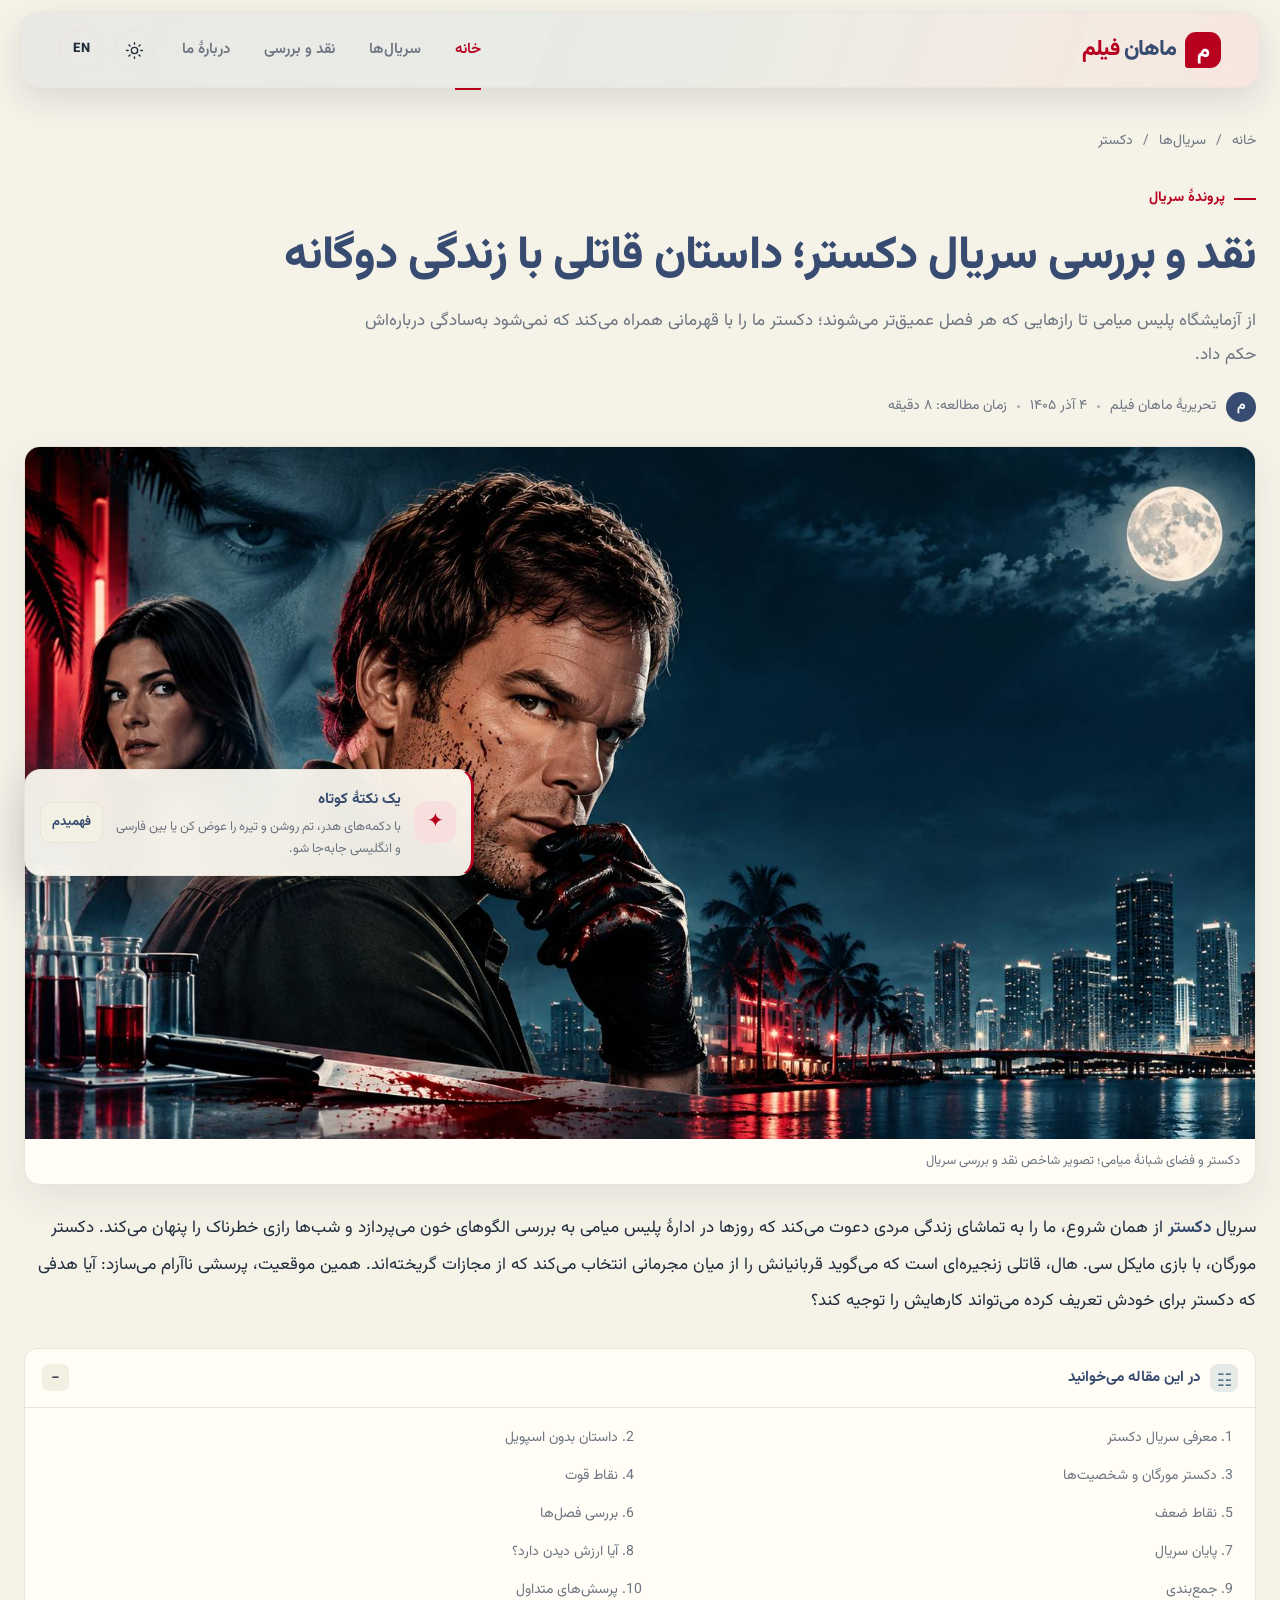
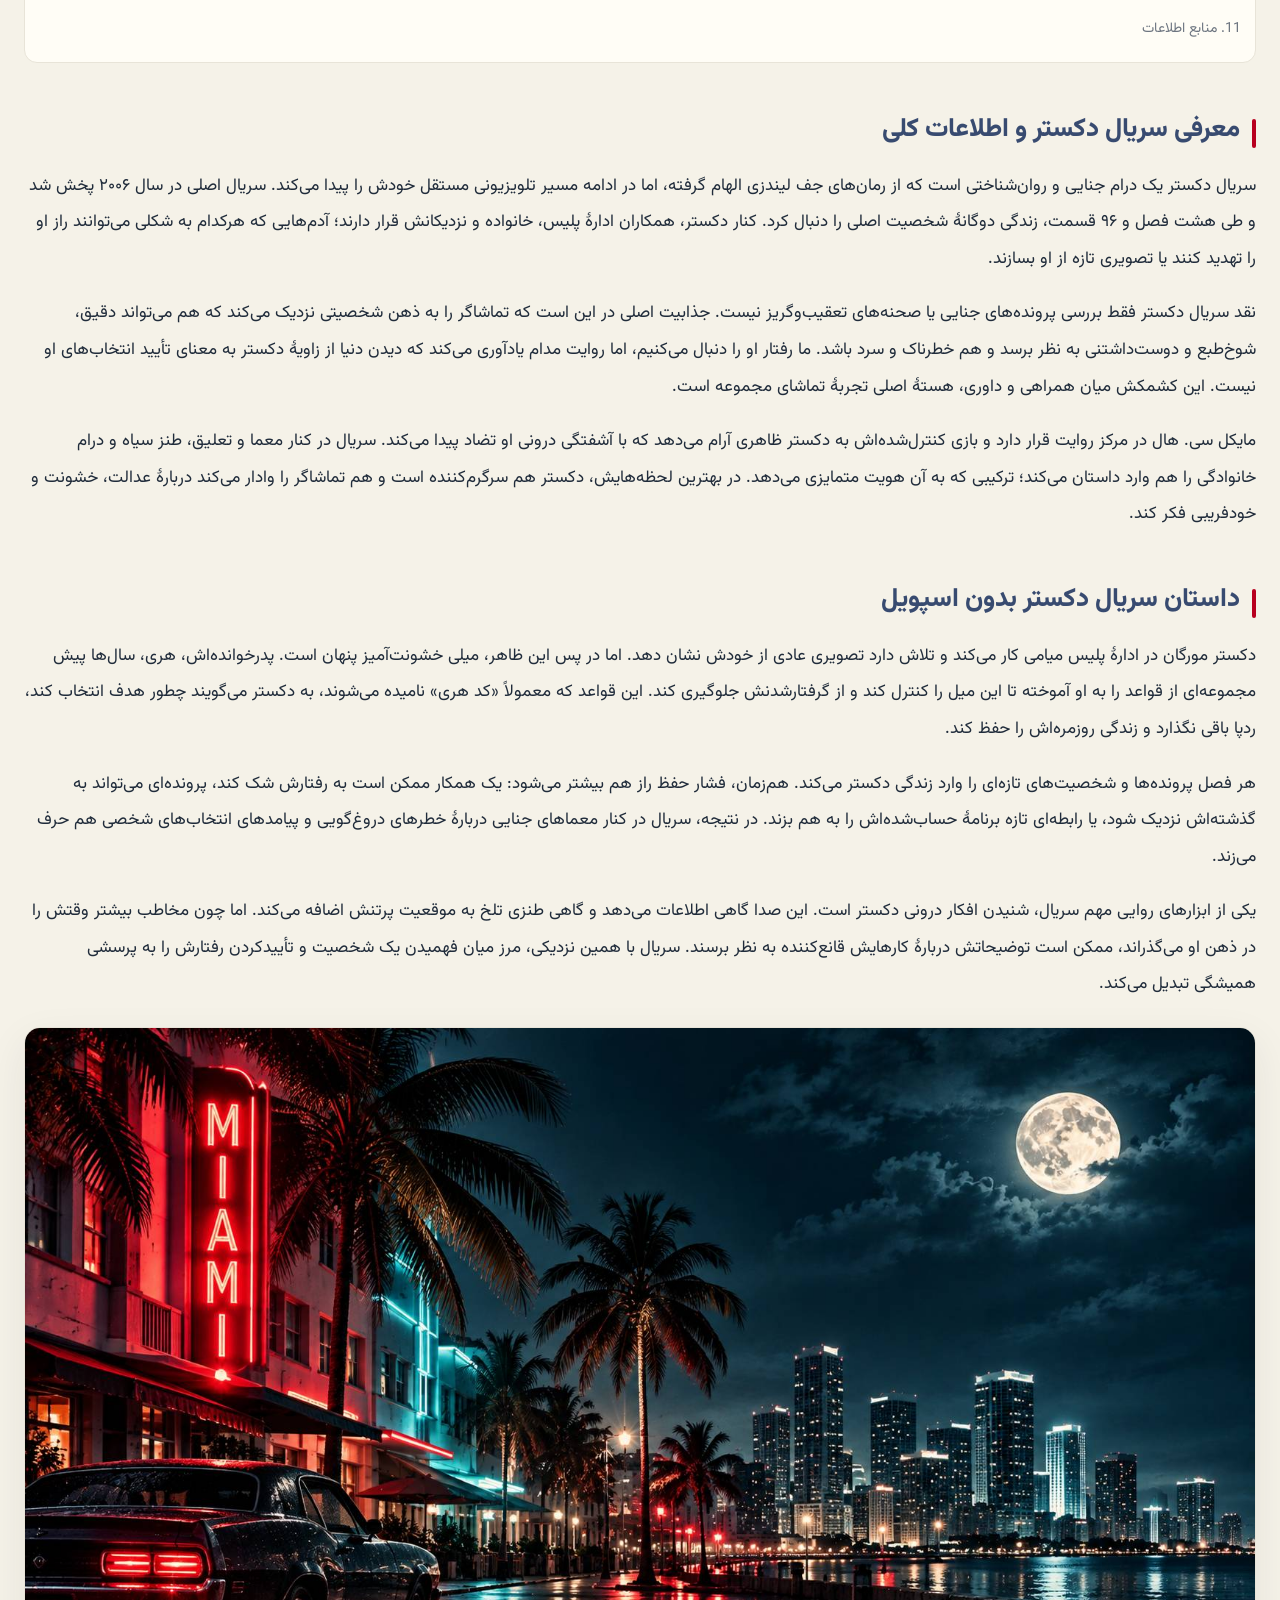
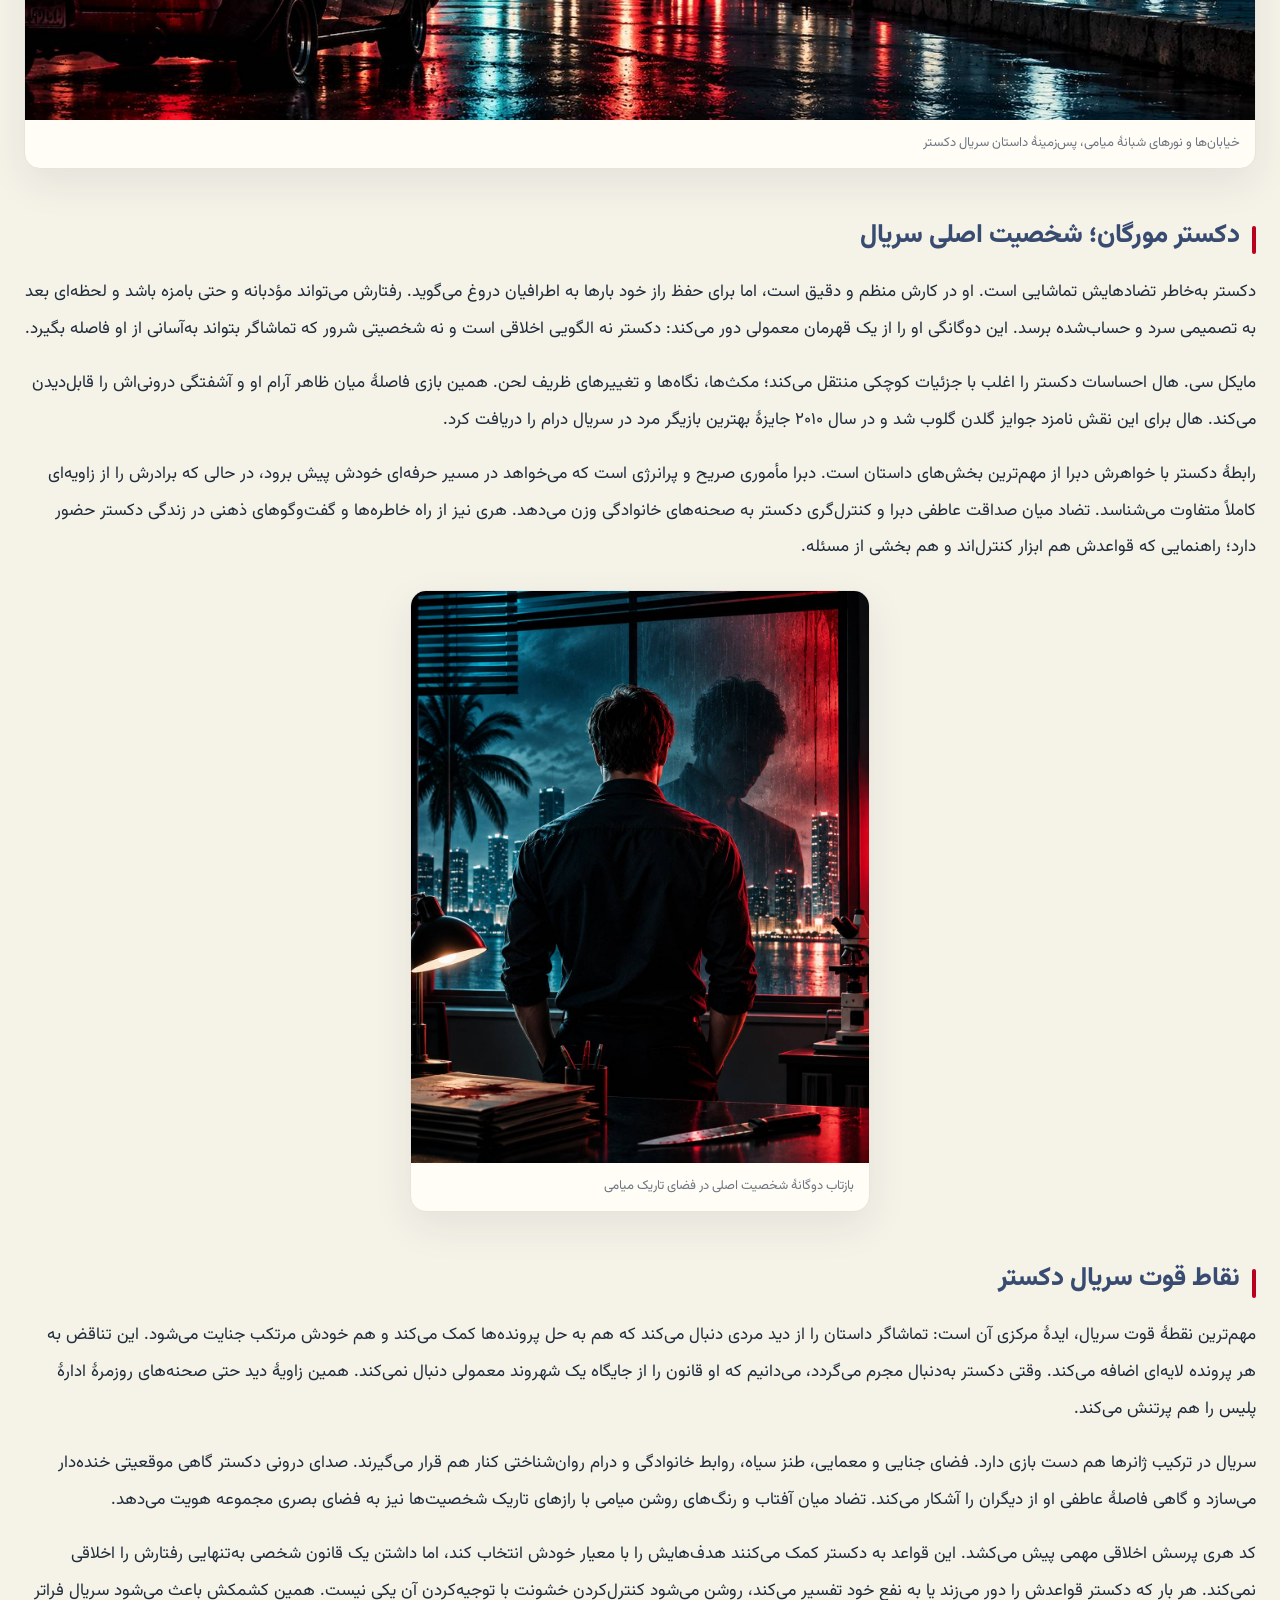
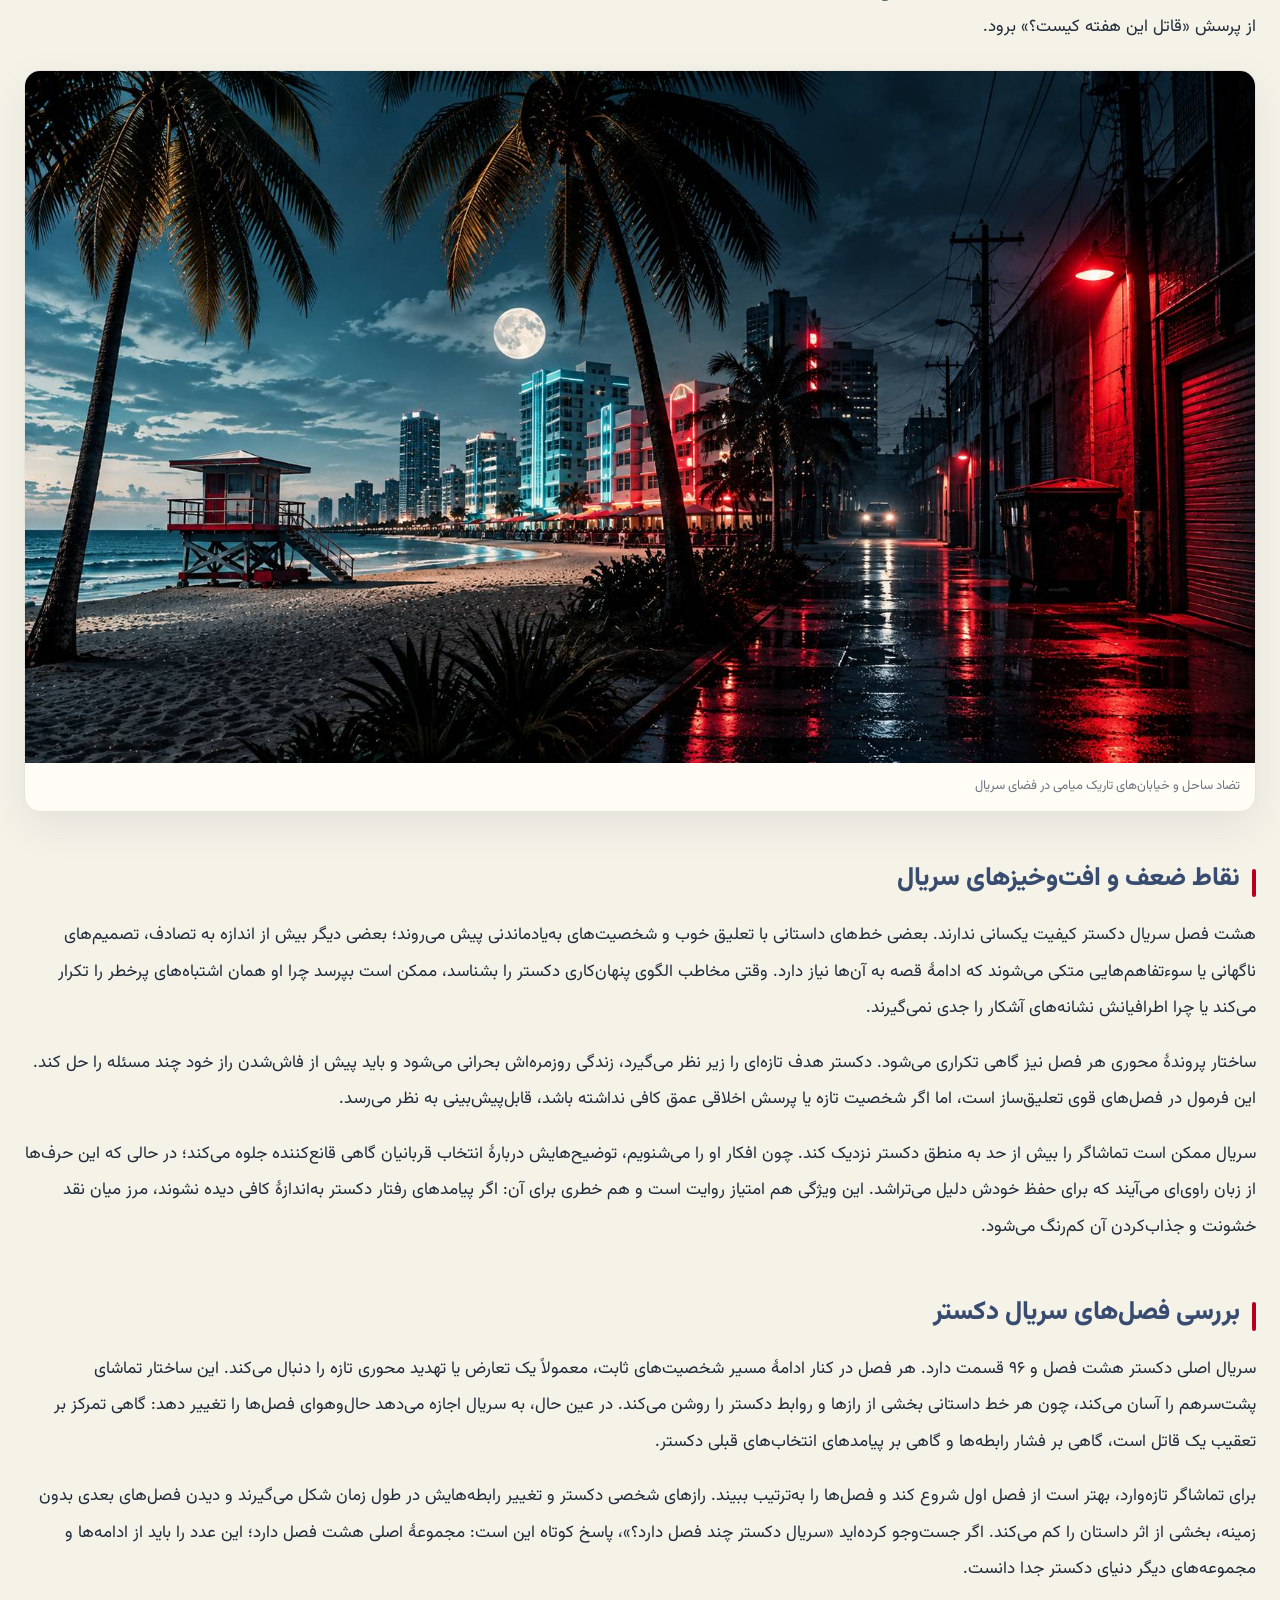
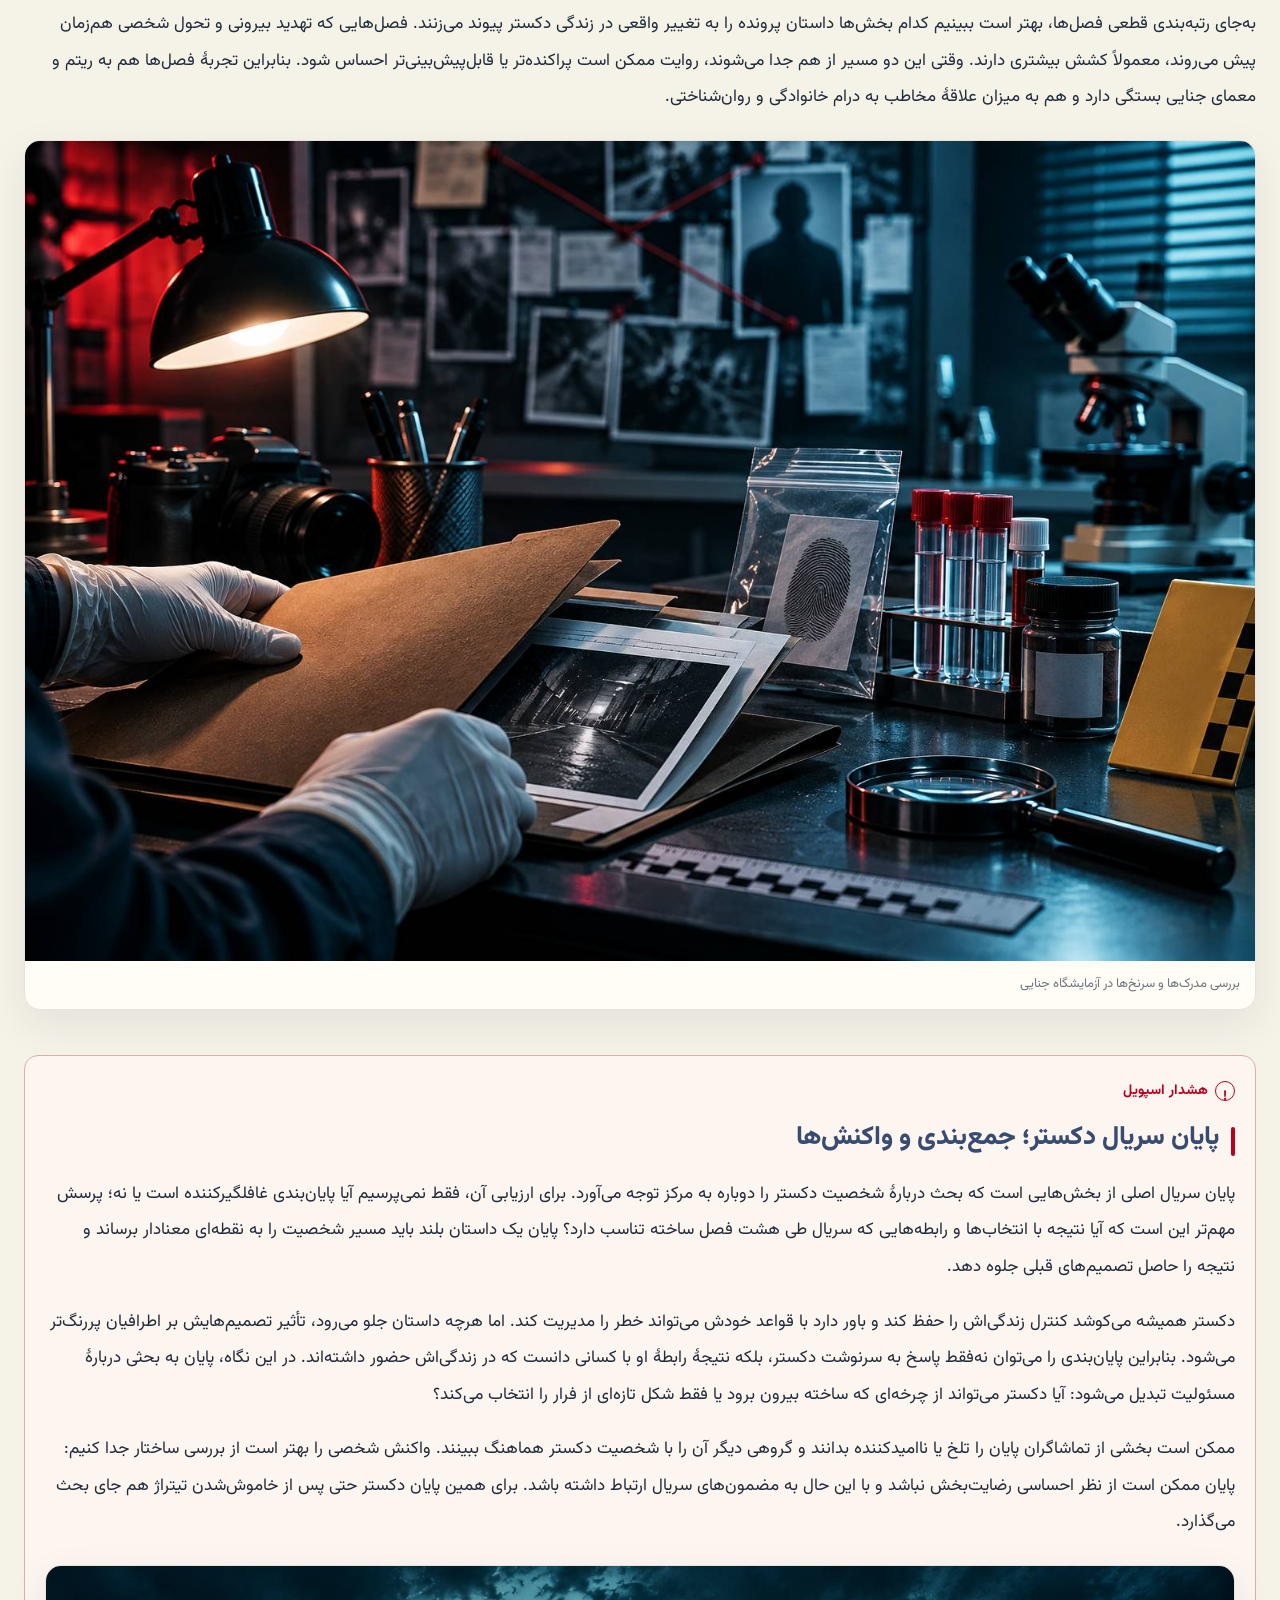
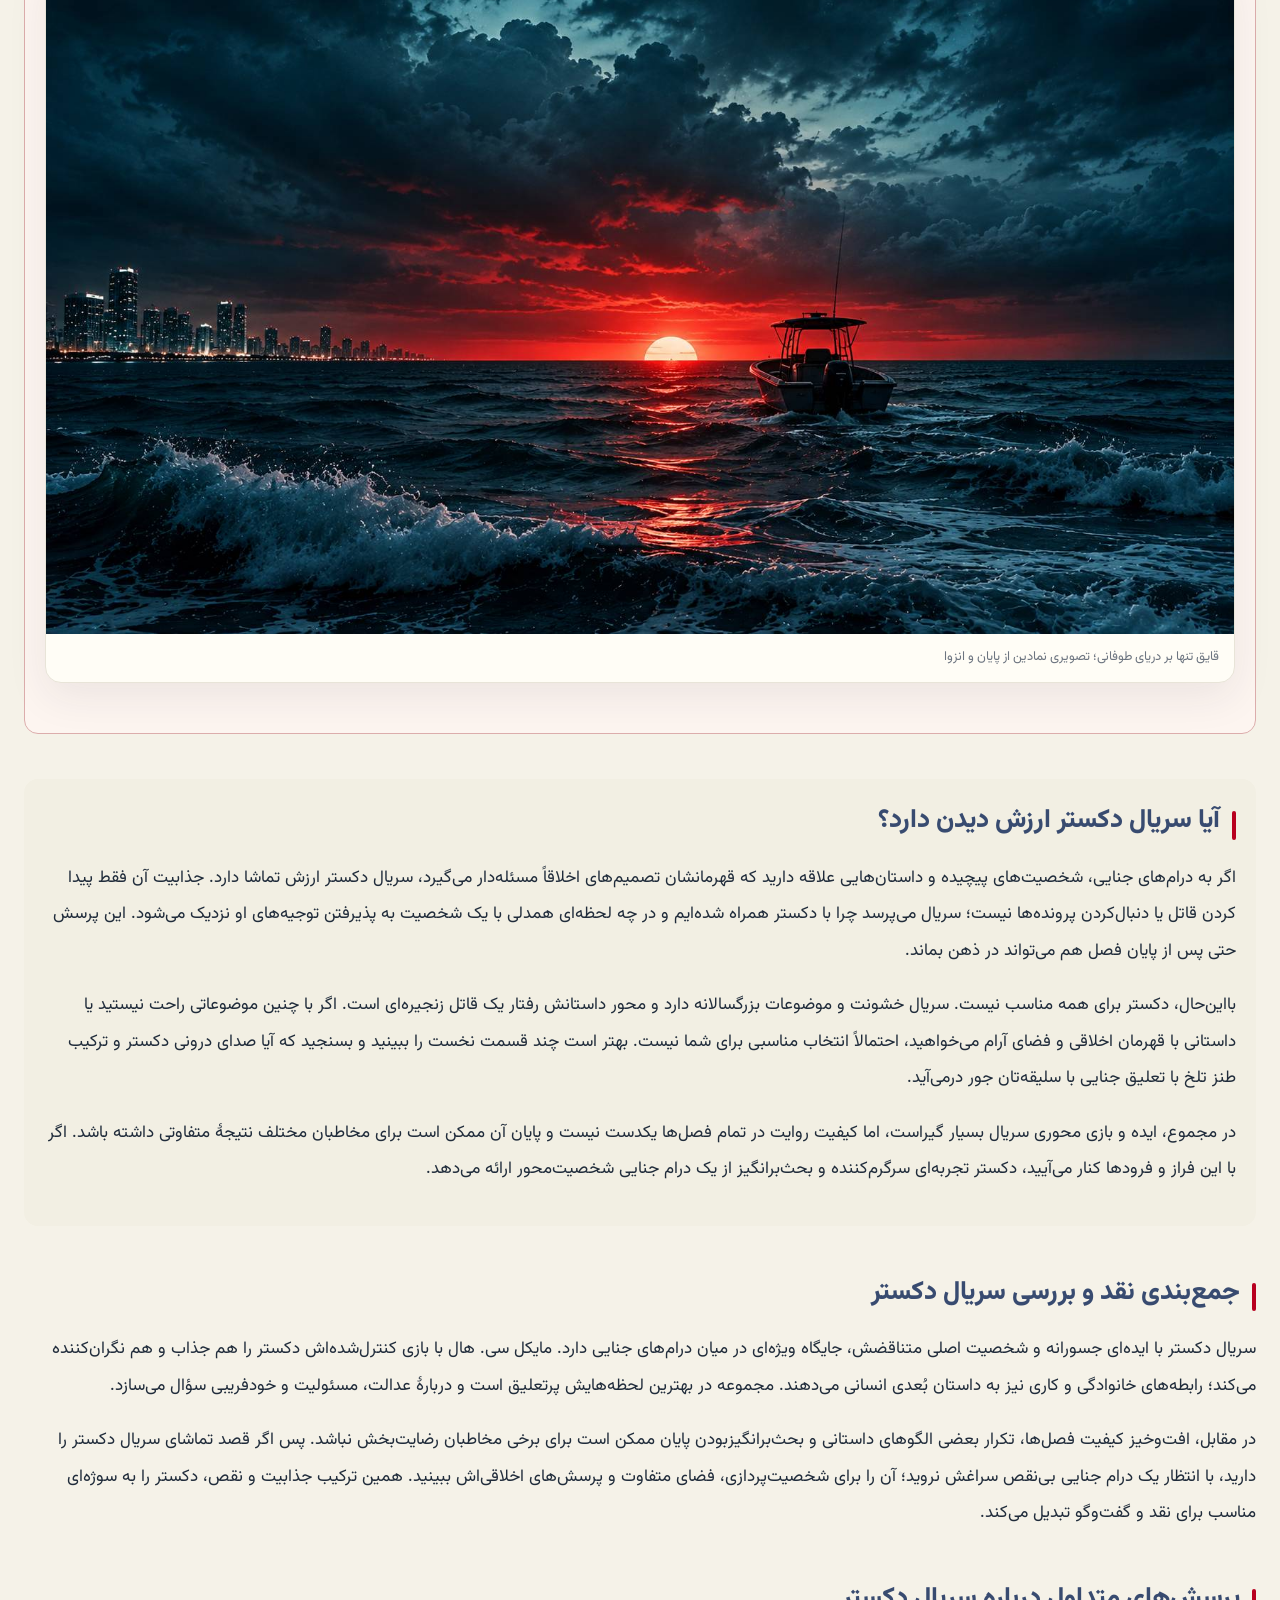
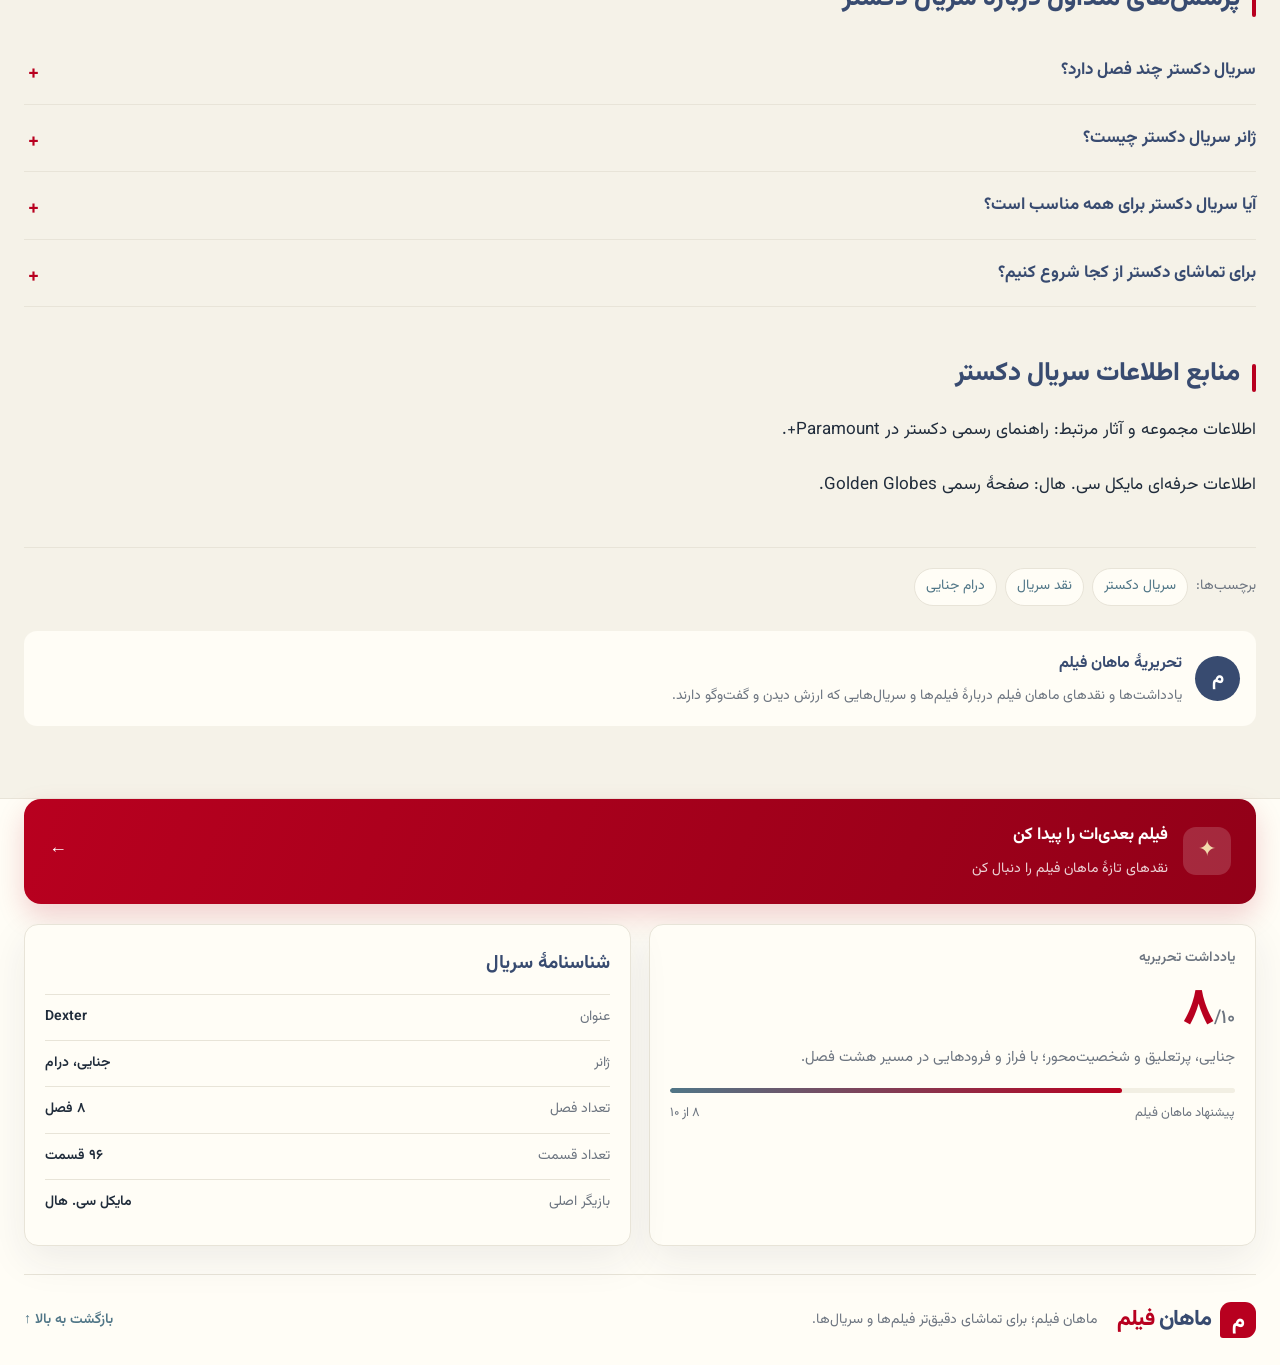
<file: index.html>
<!doctype html>
<html lang="fa" dir="rtl" data-theme="light">
  <head>
    <meta charset="UTF-8" />
    <meta name="viewport" content="width=device-width, initial-scale=1" />
    <meta name="theme-color" content="#f5f2e8" />
    <meta name="description" content="نقد و بررسی سریال دکستر؛ داستان، بازی‌ها، نقاط قوت و ضعف و پایان‌بندی را بخوانید و ببینید آیا این درام جنایی ارزش تماشا دارد." />
    <meta property="og:type" content="article" />
    <meta property="og:title" content="نقد و بررسی سریال دکستر؛ آیا ارزش دیدن دارد؟ | ماهان فیلم" />
    <meta property="og:description" content="نگاهی به داستان، بازی‌ها، نقاط قوت و ضعف و پایان سریال دکستر، همراه با پاسخ به این پرسش که آیا هنوز ارزش تماشا دارد." />
    <title>نقد و بررسی سریال دکستر | ماهان فیلم</title>
    <link rel="preconnect" href="https://fonts.googleapis.com" />
    <link rel="preconnect" href="https://fonts.gstatic.com" crossorigin />
    <link href="https://fonts.googleapis.com/css2?family=Inter:wght@400;500;600;700;800&family=Vazirmatn:wght@400;500;600;700;800&display=swap" rel="stylesheet" />
    <link rel="stylesheet" href="styles.css" />
    <script src="script.js" defer></script>
    <script type="application/ld+json">
      {"@context":"https://schema.org","@type":"Article","headline":"نقد و بررسی سریال دکستر؛ داستان قاتلی با زندگی دوگانه","description":"نقدی بر داستان، شخصیت‌ها، نقاط قوت و ضعف و پایان سریال دکستر.","inLanguage":"fa","author":{"@type":"Organization","name":"ماهان فیلم"},"publisher":{"@type":"Organization","name":"ماهان فیلم"}}
    </script>
  </head>
  <body>
    <a class="skip-link" href="#main-content">رفتن به متن مقاله</a>
    <header class="site-header">
      <div class="header-inner shell">
        <a class="brand" href="#top" aria-label="ماهان فیلم، صفحهٔ اصلی">
          <span class="brand-mark" aria-hidden="true">م</span>
          <span class="brand-name"><span class="brand-word-mahan">ماهان</span><span class="brand-word-film">فیلم</span></span>
        </a>
        <nav class="main-nav" aria-label="منوی اصلی">
          <a href="#top" class="nav-link is-current">خانه</a>
          <a href="#story" class="nav-link">سریال‌ها</a>
          <a href="#review" class="nav-link">نقد و بررسی</a>
          <a href="#about" class="nav-link">دربارهٔ ما</a>
        </nav>
        <div class="header-actions">
          <button class="icon-button theme-toggle" type="button" aria-label="تغییر به تم تیره" title="تغییر تم">
            <svg class="sun-icon" viewBox="0 0 24 24" aria-hidden="true"><circle cx="12" cy="12" r="4"/><path d="M12 2v2m0 16v2M4.93 4.93l1.42 1.42m11.3 11.3 1.42 1.42M2 12h2m16 0h2M4.93 19.07l1.42-1.42m11.3-11.3 1.42-1.42"/></svg>
            <svg class="moon-icon" viewBox="0 0 24 24" aria-hidden="true"><path d="M20.2 15.1A8.8 8.8 0 0 1 8.9 3.8 8.9 8.9 0 1 0 20.2 15.1Z"/></svg>
          </button>
          <a class="icon-button language-toggle" href="en/" lang="en" hreflang="en" aria-label="Switch article to English" title="English">EN</a>
          <button class="menu-toggle icon-button" type="button" aria-label="باز کردن منو" aria-expanded="false">
            <svg viewBox="0 0 24 24" aria-hidden="true"><path d="M4 7h16M4 12h16M4 17h16"/></svg>
          </button>
        </div>
      </div>
    </header>

    <main id="main-content" class="shell page-layout">
      <article class="article" id="top">
        <div class="breadcrumbs" aria-label="مسیر صفحه">
          <a href="#top">خانه</a><span aria-hidden="true">/</span><a href="#story">سریال‌ها</a><span aria-hidden="true">/</span><span>دکستر</span>
        </div>

        <header class="article-header">
          <div class="eyebrow"><span class="eyebrow-line"></span> پروندهٔ سریال</div>
          <h1>نقد و بررسی سریال دکستر؛ داستان قاتلی با زندگی دوگانه</h1>
          <p class="article-deck">از آزمایشگاه پلیس میامی تا رازهایی که هر فصل عمیق‌تر می‌شوند؛ دکستر ما را با قهرمانی همراه می‌کند که نمی‌شود به‌سادگی درباره‌اش حکم داد.</p>
          <div class="article-meta">
            <span class="author-avatar" aria-hidden="true">م</span>
            <span>تحریریهٔ ماهان فیلم</span><span class="meta-divider" aria-hidden="true"></span>
            <time datetime="2026-11-25">۴ آذر ۱۴۰۵</time><span class="meta-divider" aria-hidden="true"></span>
            <span>زمان مطالعه: ۸ دقیقه</span>
          </div>
        </header>

        <figure class="media-frame hero-media" data-label="تصویر شاخص مقاله" data-image-file="images/dexter-cover.jpg" data-recommended-size="1200x675">
          <img class="media-image" src="images/dexter-cover.jpg" width="1672" height="941" fetchpriority="high" alt="دکستر در پیش‌زمینهٔ شهر شبانهٔ میامی، تصویر شاخص نقد سریال دکستر" />
          <figcaption>دکستر و فضای شبانهٔ میامی؛ تصویر شاخص نقد و بررسی سریال</figcaption>
        </figure>

        <div class="article-content" id="review">
          <p class="lead-paragraph">سریال <strong>دکستر</strong> از همان شروع، ما را به تماشای زندگی مردی دعوت می‌کند که روزها در ادارهٔ پلیس میامی به بررسی الگوهای خون می‌پردازد و شب‌ها رازی خطرناک را پنهان می‌کند. دکستر مورگان، با بازی مایکل سی. هال، قاتلی زنجیره‌ای است که می‌گوید قربانیانش را از میان مجرمانی انتخاب می‌کند که از مجازات گریخته‌اند. همین موقعیت، پرسشی ناآرام می‌سازد: آیا هدفی که دکستر برای خودش تعریف کرده می‌تواند کارهایش را توجیه کند؟</p>

          <nav class="toc" aria-label="فهرست مطالب">
            <div class="toc-heading"><span class="toc-icon" aria-hidden="true">☷</span><strong>در این مقاله می‌خوانید</strong><button class="toc-toggle" type="button" aria-label="جمع کردن فهرست مطالب" aria-expanded="true">−</button></div>
            <ol class="toc-list">
              <li><a href="#intro">معرفی سریال دکستر</a></li><li><a href="#story">داستان بدون اسپویل</a></li><li><a href="#character">دکستر مورگان و شخصیت‌ها</a></li><li><a href="#strengths">نقاط قوت</a></li><li><a href="#weaknesses">نقاط ضعف</a></li><li><a href="#seasons">بررسی فصل‌ها</a></li><li><a href="#ending">پایان سریال</a></li><li><a href="#worth">آیا ارزش دیدن دارد؟</a></li><li><a href="#summary">جمع‌بندی</a></li><li><a href="#faq">پرسش‌های متداول</a></li><li><a href="#sources">منابع اطلاعات</a></li>
            </ol>
          </nav>

          <section id="intro">
            <h2>معرفی سریال دکستر و اطلاعات کلی</h2>
            <p>سریال دکستر یک درام جنایی و روان‌شناختی است که از رمان‌های جف لیندزی الهام گرفته، اما در ادامه مسیر تلویزیونی مستقل خودش را پیدا می‌کند. سریال اصلی در سال ۲۰۰۶ پخش شد و طی هشت فصل و ۹۶ قسمت، زندگی دوگانهٔ شخصیت اصلی را دنبال کرد. کنار دکستر، همکاران ادارهٔ پلیس، خانواده و نزدیکانش قرار دارند؛ آدم‌هایی که هرکدام به شکلی می‌توانند راز او را تهدید کنند یا تصویری تازه از او بسازند.</p>
            <p>نقد سریال دکستر فقط بررسی پرونده‌های جنایی یا صحنه‌های تعقیب‌وگریز نیست. جذابیت اصلی در این است که تماشاگر را به ذهن شخصیتی نزدیک می‌کند که هم می‌تواند دقیق، شوخ‌طبع و دوست‌داشتنی به نظر برسد و هم خطرناک و سرد باشد. ما رفتار او را دنبال می‌کنیم، اما روایت مدام یادآوری می‌کند که دیدن دنیا از زاویهٔ دکستر به معنای تأیید انتخاب‌های او نیست. این کشمکش میان همراهی و داوری، هستهٔ اصلی تجربهٔ تماشای مجموعه است.</p>
            <p>مایکل سی. هال در مرکز روایت قرار دارد و بازی کنترل‌شده‌اش به دکستر ظاهری آرام می‌دهد که با آشفتگی درونی او تضاد پیدا می‌کند. سریال در کنار معما و تعلیق، طنز سیاه و درام خانوادگی را هم وارد داستان می‌کند؛ ترکیبی که به آن هویت متمایزی می‌دهد. در بهترین لحظه‌هایش، دکستر هم سرگرم‌کننده است و هم تماشاگر را وادار می‌کند دربارهٔ عدالت، خشونت و خودفریبی فکر کند.</p>
          </section>

          <section id="story">
            <h2>داستان سریال دکستر بدون اسپویل</h2>
            <p>دکستر مورگان در ادارهٔ پلیس میامی کار می‌کند و تلاش دارد تصویری عادی از خودش نشان دهد. اما در پس این ظاهر، میلی خشونت‌آمیز پنهان است. پدرخوانده‌اش، هری، سال‌ها پیش مجموعه‌ای از قواعد را به او آموخته تا این میل را کنترل کند و از گرفتارشدنش جلوگیری کند. این قواعد که معمولاً «کد هری» نامیده می‌شوند، به دکستر می‌گویند چطور هدف انتخاب کند، ردپا باقی نگذارد و زندگی روزمره‌اش را حفظ کند.</p>
            <p>هر فصل پرونده‌ها و شخصیت‌های تازه‌ای را وارد زندگی دکستر می‌کند. هم‌زمان، فشار حفظ راز هم بیشتر می‌شود: یک همکار ممکن است به رفتارش شک کند، پرونده‌ای می‌تواند به گذشته‌اش نزدیک شود، یا رابطه‌ای تازه برنامهٔ حساب‌شده‌اش را به هم بزند. در نتیجه، سریال در کنار معماهای جنایی دربارهٔ خطرهای دروغ‌گویی و پیامدهای انتخاب‌های شخصی هم حرف می‌زند.</p>
            <p>یکی از ابزارهای روایی مهم سریال، شنیدن افکار درونی دکستر است. این صدا گاهی اطلاعات می‌دهد و گاهی طنزی تلخ به موقعیت پرتنش اضافه می‌کند. اما چون مخاطب بیشتر وقتش را در ذهن او می‌گذراند، ممکن است توضیحاتش دربارهٔ کارهایش قانع‌کننده به نظر برسند. سریال با همین نزدیکی، مرز میان فهمیدن یک شخصیت و تأییدکردن رفتارش را به پرسشی همیشگی تبدیل می‌کند.</p>
            <figure class="media-frame inline-media" data-image-file="images/miami-night.jpg" data-recommended-size="1200x675">
              <img class="media-image" src="images/miami-night.jpg" width="1672" height="941" loading="lazy" decoding="async" alt="خیابان‌های شبانه، نخل‌ها و ساختمان‌های میامی در فضای سریال دکستر" />
              <figcaption>خیابان‌ها و نورهای شبانهٔ میامی، پس‌زمینهٔ داستان سریال دکستر</figcaption>
            </figure>
          </section>

          <section id="character">
            <h2>دکستر مورگان؛ شخصیت اصلی سریال</h2>
            <p>دکستر به‌خاطر تضادهایش تماشایی است. او در کارش منظم و دقیق است، اما برای حفظ راز خود بارها به اطرافیان دروغ می‌گوید. رفتارش می‌تواند مؤدبانه و حتی بامزه باشد و لحظه‌ای بعد به تصمیمی سرد و حساب‌شده برسد. این دوگانگی او را از یک قهرمان معمولی دور می‌کند: دکستر نه الگویی اخلاقی است و نه شخصیتی شرور که تماشاگر بتواند به‌آسانی از او فاصله بگیرد.</p>
            <p>مایکل سی. هال احساسات دکستر را اغلب با جزئیات کوچکی منتقل می‌کند؛ مکث‌ها، نگاه‌ها و تغییرهای ظریف لحن. همین بازی فاصلهٔ میان ظاهر آرام او و آشفتگی درونی‌اش را قابل‌دیدن می‌کند. هال برای این نقش نامزد جوایز گلدن گلوب شد و در سال ۲۰۱۰ جایزهٔ بهترین بازیگر مرد در سریال درام را دریافت کرد.</p>
            <p>رابطهٔ دکستر با خواهرش دبرا از مهم‌ترین بخش‌های داستان است. دبرا مأموری صریح و پرانرژی است که می‌خواهد در مسیر حرفه‌ای خودش پیش برود، در حالی که برادرش را از زاویه‌ای کاملاً متفاوت می‌شناسد. تضاد میان صداقت عاطفی دبرا و کنترل‌گری دکستر به صحنه‌های خانوادگی وزن می‌دهد. هری نیز از راه خاطره‌ها و گفت‌وگوهای ذهنی در زندگی دکستر حضور دارد؛ راهنمایی که قواعدش هم ابزار کنترل‌اند و هم بخشی از مسئله.</p>
            <figure class="media-frame inline-media portrait-media" data-image-file="images/dexter-dual-life.jpg" data-recommended-size="1122x1402">
              <img class="media-image" src="images/dexter-dual-life.jpg" width="1122" height="1402" loading="lazy" decoding="async" alt="مردی تنها از پشت، میان بازتاب پنجره و نورهای شبانهٔ میامی" />
              <figcaption>بازتاب دوگانهٔ شخصیت اصلی در فضای تاریک میامی</figcaption>
            </figure>
          </section>

          <section id="strengths">
            <h2>نقاط قوت سریال دکستر</h2>
            <p>مهم‌ترین نقطهٔ قوت سریال، ایدهٔ مرکزی آن است: تماشاگر داستان را از دید مردی دنبال می‌کند که هم به حل پرونده‌ها کمک می‌کند و هم خودش مرتکب جنایت می‌شود. این تناقض به هر پرونده لایه‌ای اضافه می‌کند. وقتی دکستر به‌دنبال مجرم می‌گردد، می‌دانیم که او قانون را از جایگاه یک شهروند معمولی دنبال نمی‌کند. همین زاویهٔ دید حتی صحنه‌های روزمرهٔ ادارهٔ پلیس را هم پرتنش می‌کند.</p>
            <p>سریال در ترکیب ژانرها هم دست بازی دارد. فضای جنایی و معمایی، طنز سیاه، روابط خانوادگی و درام روان‌شناختی کنار هم قرار می‌گیرند. صدای درونی دکستر گاهی موقعیتی خنده‌دار می‌سازد و گاهی فاصلهٔ عاطفی او از دیگران را آشکار می‌کند. تضاد میان آفتاب و رنگ‌های روشن میامی با رازهای تاریک شخصیت‌ها نیز به فضای بصری مجموعه هویت می‌دهد.</p>
            <p>کد هری پرسش اخلاقی مهمی پیش می‌کشد. این قواعد به دکستر کمک می‌کنند هدف‌هایش را با معیار خودش انتخاب کند، اما داشتن یک قانون شخصی به‌تنهایی رفتارش را اخلاقی نمی‌کند. هر بار که دکستر قواعدش را دور می‌زند یا به نفع خود تفسیر می‌کند، روشن می‌شود کنترل‌کردن خشونت با توجیه‌کردن آن یکی نیست. همین کشمکش باعث می‌شود سریال فراتر از پرسش «قاتل این هفته کیست؟» برود.</p>
            <figure class="media-frame inline-media" data-image-file="images/miami-contrast.jpg" data-recommended-size="1200x675">
              <img class="media-image" src="images/miami-contrast.jpg" width="1672" height="941" loading="lazy" decoding="async" alt="ساحل روشن و خیابان تاریک و نئونی میامی در یک قاب" />
              <figcaption>تضاد ساحل و خیابان‌های تاریک میامی در فضای سریال</figcaption>
            </figure>
          </section>

          <section id="weaknesses">
            <h2>نقاط ضعف و افت‌وخیزهای سریال</h2>
            <p>هشت فصل سریال دکستر کیفیت یکسانی ندارند. بعضی خط‌های داستانی با تعلیق خوب و شخصیت‌های به‌یادماندنی پیش می‌روند؛ بعضی دیگر بیش از اندازه به تصادف، تصمیم‌های ناگهانی یا سوءتفاهم‌هایی متکی می‌شوند که ادامهٔ قصه به آن‌ها نیاز دارد. وقتی مخاطب الگوی پنهان‌کاری دکستر را بشناسد، ممکن است بپرسد چرا او همان اشتباه‌های پرخطر را تکرار می‌کند یا چرا اطرافیانش نشانه‌های آشکار را جدی نمی‌گیرند.</p>
            <p>ساختار پروندهٔ محوری هر فصل نیز گاهی تکراری می‌شود. دکستر هدف تازه‌ای را زیر نظر می‌گیرد، زندگی روزمره‌اش بحرانی می‌شود و باید پیش از فاش‌شدن راز خود چند مسئله را حل کند. این فرمول در فصل‌های قوی تعلیق‌ساز است، اما اگر شخصیت تازه یا پرسش اخلاقی عمق کافی نداشته باشد، قابل‌پیش‌بینی به نظر می‌رسد.</p>
            <p>سریال ممکن است تماشاگر را بیش از حد به منطق دکستر نزدیک کند. چون افکار او را می‌شنویم، توضیح‌هایش دربارهٔ انتخاب قربانیان گاهی قانع‌کننده جلوه می‌کند؛ در حالی که این حرف‌ها از زبان راوی‌ای می‌آیند که برای حفظ خودش دلیل می‌تراشد. این ویژگی هم امتیاز روایت است و هم خطری برای آن: اگر پیامدهای رفتار دکستر به‌اندازهٔ کافی دیده نشوند، مرز میان نقد خشونت و جذاب‌کردن آن کم‌رنگ می‌شود.</p>
          </section>

          <section id="seasons">
            <h2>بررسی فصل‌های سریال دکستر</h2>
            <p>سریال اصلی دکستر هشت فصل و ۹۶ قسمت دارد. هر فصل در کنار ادامهٔ مسیر شخصیت‌های ثابت، معمولاً یک تعارض یا تهدید محوری تازه را دنبال می‌کند. این ساختار تماشای پشت‌سرهم را آسان می‌کند، چون هر خط داستانی بخشی از رازها و روابط دکستر را روشن می‌کند. در عین حال، به سریال اجازه می‌دهد حال‌وهوای فصل‌ها را تغییر دهد: گاهی تمرکز بر تعقیب یک قاتل است، گاهی بر فشار رابطه‌ها و گاهی بر پیامدهای انتخاب‌های قبلی دکستر.</p>
            <p>برای تماشاگر تازه‌وارد، بهتر است از فصل اول شروع کند و فصل‌ها را به‌ترتیب ببیند. رازهای شخصی دکستر و تغییر رابطه‌هایش در طول زمان شکل می‌گیرند و دیدن فصل‌های بعدی بدون زمینه، بخشی از اثر داستان را کم می‌کند. اگر جست‌وجو کرده‌اید «سریال دکستر چند فصل دارد؟»، پاسخ کوتاه این است: مجموعهٔ اصلی هشت فصل دارد؛ این عدد را باید از ادامه‌ها و مجموعه‌های دیگر دنیای دکستر جدا دانست.</p>
            <p>به‌جای رتبه‌بندی قطعی فصل‌ها، بهتر است ببینیم کدام بخش‌ها داستان پرونده را به تغییر واقعی در زندگی دکستر پیوند می‌زنند. فصل‌هایی که تهدید بیرونی و تحول شخصی هم‌زمان پیش می‌روند، معمولاً کشش بیشتری دارند. وقتی این دو مسیر از هم جدا می‌شوند، روایت ممکن است پراکنده‌تر یا قابل‌پیش‌بینی‌تر احساس شود. بنابراین تجربهٔ فصل‌ها هم به ریتم و معمای جنایی بستگی دارد و هم به میزان علاقهٔ مخاطب به درام خانوادگی و روان‌شناختی.</p>
            <figure class="media-frame inline-media" data-image-file="images/dexter-case-board.jpg" data-recommended-size="1536x1024">
              <img class="media-image" src="images/dexter-case-board.jpg" width="1536" height="1024" loading="lazy" decoding="async" alt="میز بررسی مدرک‌ها و تختهٔ پرونده در آزمایشگاه جنایی" />
              <figcaption>بررسی مدرک‌ها و سرنخ‌ها در آزمایشگاه جنایی</figcaption>
            </figure>
          </section>

          <section id="ending" class="spoiler-section">
            <div class="spoiler-label"><span aria-hidden="true">!</span> هشدار اسپویل</div>
            <h2>پایان سریال دکستر؛ جمع‌بندی و واکنش‌ها</h2>
            <p>پایان سریال اصلی از بخش‌هایی است که بحث دربارهٔ شخصیت دکستر را دوباره به مرکز توجه می‌آورد. برای ارزیابی آن، فقط نمی‌پرسیم آیا پایان‌بندی غافلگیرکننده است یا نه؛ پرسش مهم‌تر این است که آیا نتیجه با انتخاب‌ها و رابطه‌هایی که سریال طی هشت فصل ساخته تناسب دارد؟ پایان یک داستان بلند باید مسیر شخصیت را به نقطه‌ای معنادار برساند و نتیجه را حاصل تصمیم‌های قبلی جلوه دهد.</p>
            <p>دکستر همیشه می‌کوشد کنترل زندگی‌اش را حفظ کند و باور دارد با قواعد خودش می‌تواند خطر را مدیریت کند. اما هرچه داستان جلو می‌رود، تأثیر تصمیم‌هایش بر اطرافیان پررنگ‌تر می‌شود. بنابراین پایان‌بندی را می‌توان نه‌فقط پاسخ به سرنوشت دکستر، بلکه نتیجهٔ رابطهٔ او با کسانی دانست که در زندگی‌اش حضور داشته‌اند. در این نگاه، پایان به بحثی دربارهٔ مسئولیت تبدیل می‌شود: آیا دکستر می‌تواند از چرخه‌ای که ساخته بیرون برود یا فقط شکل تازه‌ای از فرار را انتخاب می‌کند؟</p>
            <p>ممکن است بخشی از تماشاگران پایان را تلخ یا ناامیدکننده بدانند و گروهی دیگر آن را با شخصیت دکستر هماهنگ ببینند. واکنش شخصی را بهتر است از بررسی ساختار جدا کنیم: پایان ممکن است از نظر احساسی رضایت‌بخش نباشد و با این حال به مضمون‌های سریال ارتباط داشته باشد. برای همین پایان دکستر حتی پس از خاموش‌شدن تیتراژ هم جای بحث می‌گذارد.</p>
            <figure class="media-frame inline-media" data-image-file="images/dexter-finale.jpg" data-recommended-size="1200x675">
              <img class="media-image" src="images/dexter-finale.jpg" width="1672" height="941" loading="lazy" decoding="async" alt="قایقی تنها بر دریای مواج زیر آسمان طوفانی هنگام غروب" />
              <figcaption>قایق تنها بر دریای طوفانی؛ تصویری نمادین از پایان و انزوا</figcaption>
            </figure>
          </section>

          <section id="worth" class="verdict-section">
            <h2>آیا سریال دکستر ارزش دیدن دارد؟</h2>
            <p>اگر به درام‌های جنایی، شخصیت‌های پیچیده و داستان‌هایی علاقه دارید که قهرمانشان تصمیم‌های اخلاقاً مسئله‌دار می‌گیرد، سریال دکستر ارزش تماشا دارد. جذابیت آن فقط پیدا کردن قاتل یا دنبال‌کردن پرونده‌ها نیست؛ سریال می‌پرسد چرا با دکستر همراه شده‌ایم و در چه لحظه‌ای همدلی با یک شخصیت به پذیرفتن توجیه‌های او نزدیک می‌شود. این پرسش حتی پس از پایان فصل هم می‌تواند در ذهن بماند.</p>
            <p>بااین‌حال، دکستر برای همه مناسب نیست. سریال خشونت و موضوعات بزرگسالانه دارد و محور داستانش رفتار یک قاتل زنجیره‌ای است. اگر با چنین موضوعاتی راحت نیستید یا داستانی با قهرمان اخلاقی و فضای آرام می‌خواهید، احتمالاً انتخاب مناسبی برای شما نیست. بهتر است چند قسمت نخست را ببینید و بسنجید که آیا صدای درونی دکستر و ترکیب طنز تلخ با تعلیق جنایی با سلیقه‌تان جور درمی‌آید.</p>
            <p>در مجموع، ایده و بازی محوری سریال بسیار گیراست، اما کیفیت روایت در تمام فصل‌ها یکدست نیست و پایان آن ممکن است برای مخاطبان مختلف نتیجهٔ متفاوتی داشته باشد. اگر با این فراز و فرودها کنار می‌آیید، دکستر تجربه‌ای سرگرم‌کننده و بحث‌برانگیز از یک درام جنایی شخصیت‌محور ارائه می‌دهد.</p>
          </section>

          <section id="summary">
            <h2>جمع‌بندی نقد و بررسی سریال دکستر</h2>
            <p>سریال دکستر با ایده‌ای جسورانه و شخصیت اصلی متناقضش، جایگاه ویژه‌ای در میان درام‌های جنایی دارد. مایکل سی. هال با بازی کنترل‌شده‌اش دکستر را هم جذاب و هم نگران‌کننده می‌کند؛ رابطه‌های خانوادگی و کاری نیز به داستان بُعدی انسانی می‌دهند. مجموعه در بهترین لحظه‌هایش پرتعلیق است و دربارهٔ عدالت، مسئولیت و خودفریبی سؤال می‌سازد.</p>
            <p>در مقابل، افت‌وخیز کیفیت فصل‌ها، تکرار بعضی الگوهای داستانی و بحث‌برانگیزبودن پایان ممکن است برای برخی مخاطبان رضایت‌بخش نباشد. پس اگر قصد تماشای سریال دکستر را دارید، با انتظار یک درام جنایی بی‌نقص سراغش نروید؛ آن را برای شخصیت‌پردازی، فضای متفاوت و پرسش‌های اخلاقی‌اش ببینید. همین ترکیب جذابیت و نقص، دکستر را به سوژه‌ای مناسب برای نقد و گفت‌وگو تبدیل می‌کند.</p>
          </section>

          <section id="faq" class="faq-section">
            <h2>پرسش‌های متداول درباره سریال دکستر</h2>
            <details><summary>سریال دکستر چند فصل دارد؟</summary><p>سریال اصلی دکستر هشت فصل و ۹۶ قسمت دارد. این آمار مربوط به مجموعهٔ اصلی است و ادامه‌ها یا سریال‌های فرعی را شامل نمی‌شود.</p></details>
            <details><summary>ژانر سریال دکستر چیست؟</summary><p>دکستر در درجهٔ اول یک درام جنایی و روان‌شناختی است و از عناصر معمایی و طنز سیاه هم استفاده می‌کند.</p></details>
            <details><summary>آیا سریال دکستر برای همه مناسب است؟</summary><p>خیر. داستان شامل خشونت و موضوعات بزرگسالانه است. بهتر است پیش از تماشا، رده‌بندی سنی و توضیحات محتوایی پلتفرم پخش را بررسی کنید.</p></details>
            <details><summary>برای تماشای دکستر از کجا شروع کنیم؟</summary><p>اگر منظورتان سریال اصلی است، از فصل اول شروع کنید و فصل‌ها را به‌ترتیب ببینید؛ بخشی از داستان به تغییر رابطه‌ها و پیامد تصمیم‌های قبلی دکستر وابسته است.</p></details>
          </section>

          <section id="sources" class="source-section">
            <h2>منابع اطلاعات سریال دکستر</h2>
            <p>اطلاعات مجموعه و آثار مرتبط: <a href="https://www.paramountplus.com/sneak-peak/where-to-watch-dexter-shows/" target="_blank" rel="noopener noreferrer">راهنمای رسمی دکستر در Paramount+</a>.</p>
            <p>اطلاعات حرفه‌ای مایکل سی. هال: <a href="https://goldenglobes.com/person/michael-c-hall/" target="_blank" rel="noopener noreferrer">صفحهٔ رسمی Golden Globes</a>.</p>
          </section>
        </div>

        <footer class="article-footer" id="about">
          <div class="tag-row"><span>برچسب‌ها:</span><a href="#story">سریال دکستر</a><a href="#review">نقد سریال</a><a href="#character">درام جنایی</a></div>
          <div class="author-card"><span class="author-avatar large" aria-hidden="true">م</span><div><strong>تحریریهٔ ماهان فیلم</strong><p>یادداشت‌ها و نقدهای ماهان فیلم دربارهٔ فیلم‌ها و سریال‌هایی که ارزش دیدن و گفت‌وگو دارند.</p></div></div>
        </footer>
      </article>
    </main>

    <footer class="site-footer">
      <div class="shell footer-shell">
        <aside class="footer-widgets" aria-label="اطلاعات تکمیلی مقاله">
          <a class="newsletter-card footer-feature" href="#faq"><span class="newsletter-icon" aria-hidden="true">✦</span><span><strong>فیلم بعدی‌ات را پیدا کن</strong><small>نقدهای تازهٔ ماهان فیلم را دنبال کن</small></span><span class="arrow" aria-hidden="true">←</span></a>
          <div class="sidebar-sticky">
            <section class="side-card score-card">
              <div class="card-overline">یادداشت تحریریه</div>
              <div class="score-number">۸<span>/۱۰</span></div>
              <p>جنایی، پرتعلیق و شخصیت‌محور؛ با فراز و فرودهایی در مسیر هشت فصل.</p>
              <div class="score-meter" aria-label="امتیاز ۸ از ۱۰"><span></span></div>
              <div class="score-caption"><span>پیشنهاد ماهان فیلم</span><span>۸ از ۱۰</span></div>
            </section>
            <section class="side-card facts-card">
              <h2>شناسنامهٔ سریال</h2>
              <dl><div><dt>عنوان</dt><dd>Dexter</dd></div><div><dt>ژانر</dt><dd>جنایی، درام</dd></div><div><dt>تعداد فصل</dt><dd>۸ فصل</dd></div><div><dt>تعداد قسمت</dt><dd>۹۶ قسمت</dd></div><div><dt>بازیگر اصلی</dt><dd>مایکل سی. هال</dd></div></dl>
            </section>
          </div>
        </aside>
        <div class="footer-inner"><a class="brand footer-brand" href="#top" aria-label="ماهان فیلم، بالای صفحه"><span class="brand-mark" aria-hidden="true">م</span><span class="brand-name"><span class="brand-word-mahan">ماهان</span><span class="brand-word-film">فیلم</span></span></a><p>ماهان فیلم؛ برای تماشای دقیق‌تر فیلم‌ها و سریال‌ها.</p><a href="#top" class="back-top">بازگشت به بالا ↑</a></div>
      </div>
    </footer>
  </body>
</html>
</file>
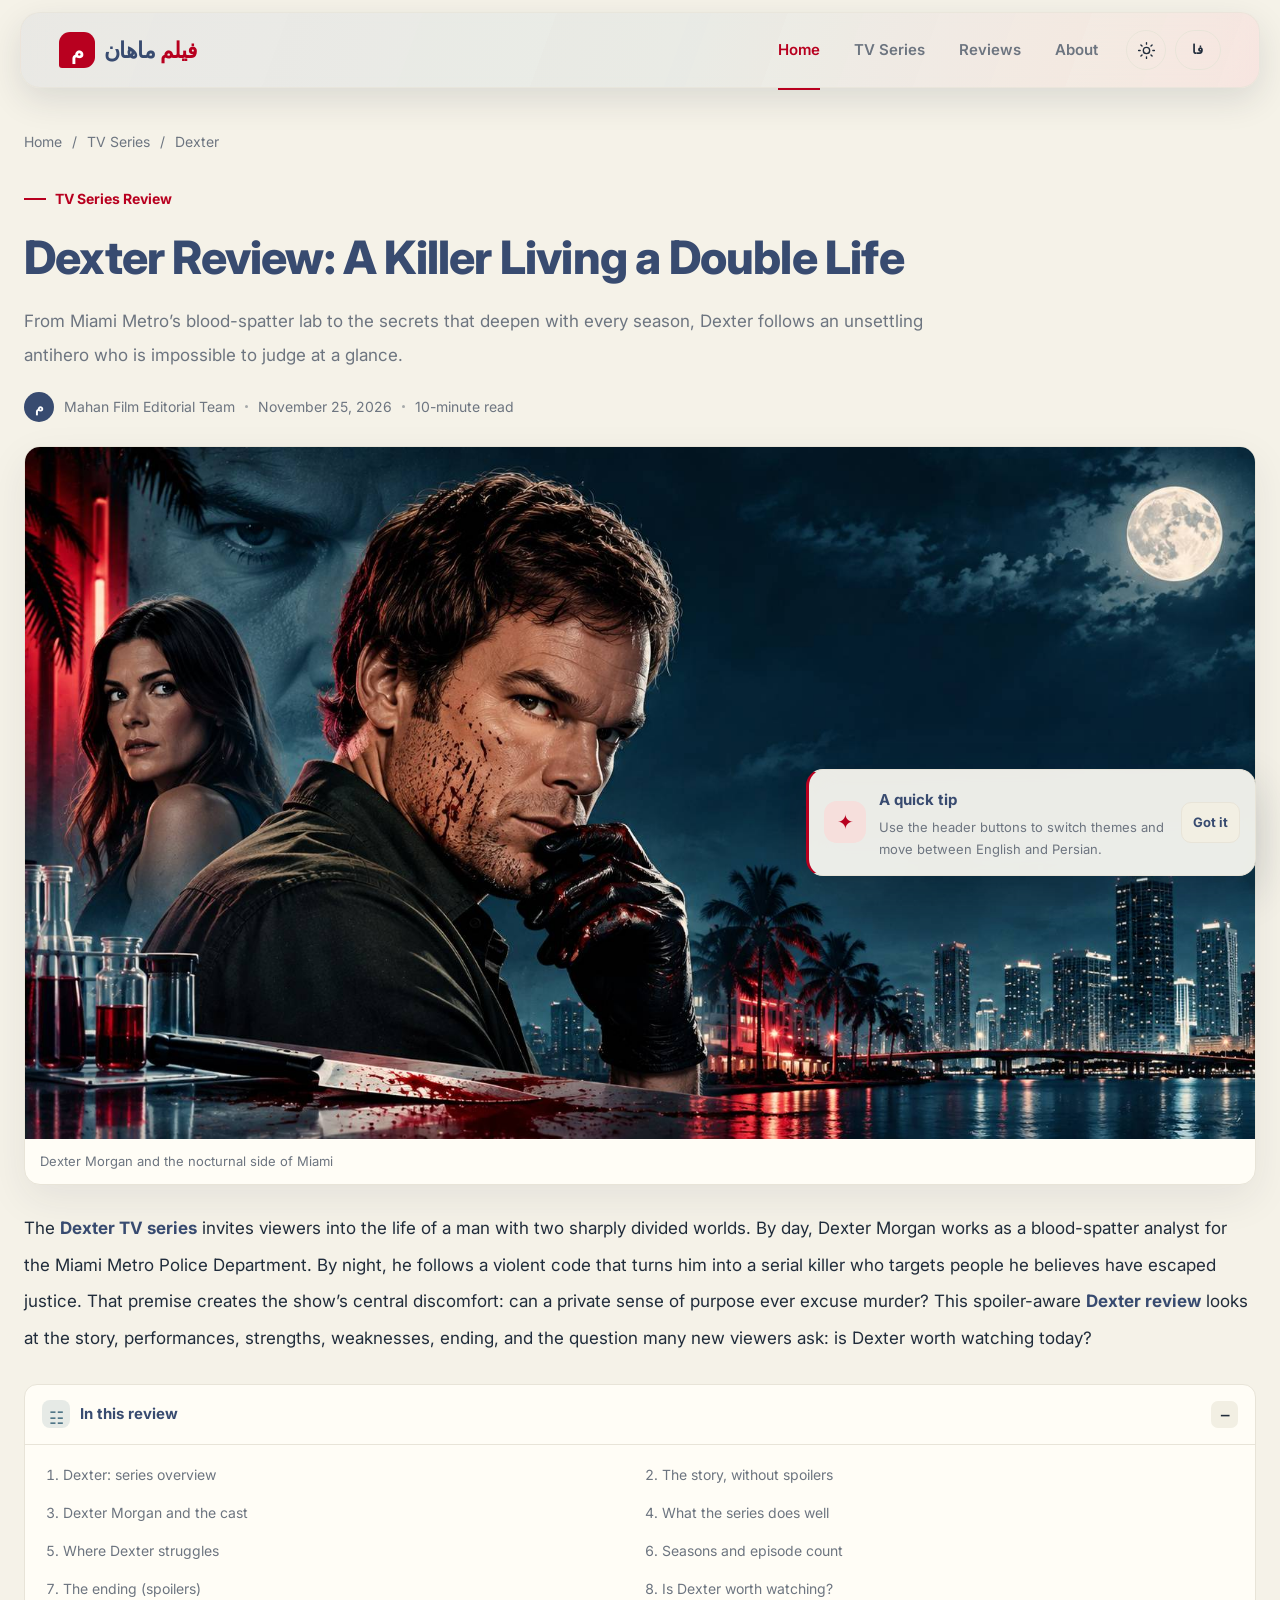
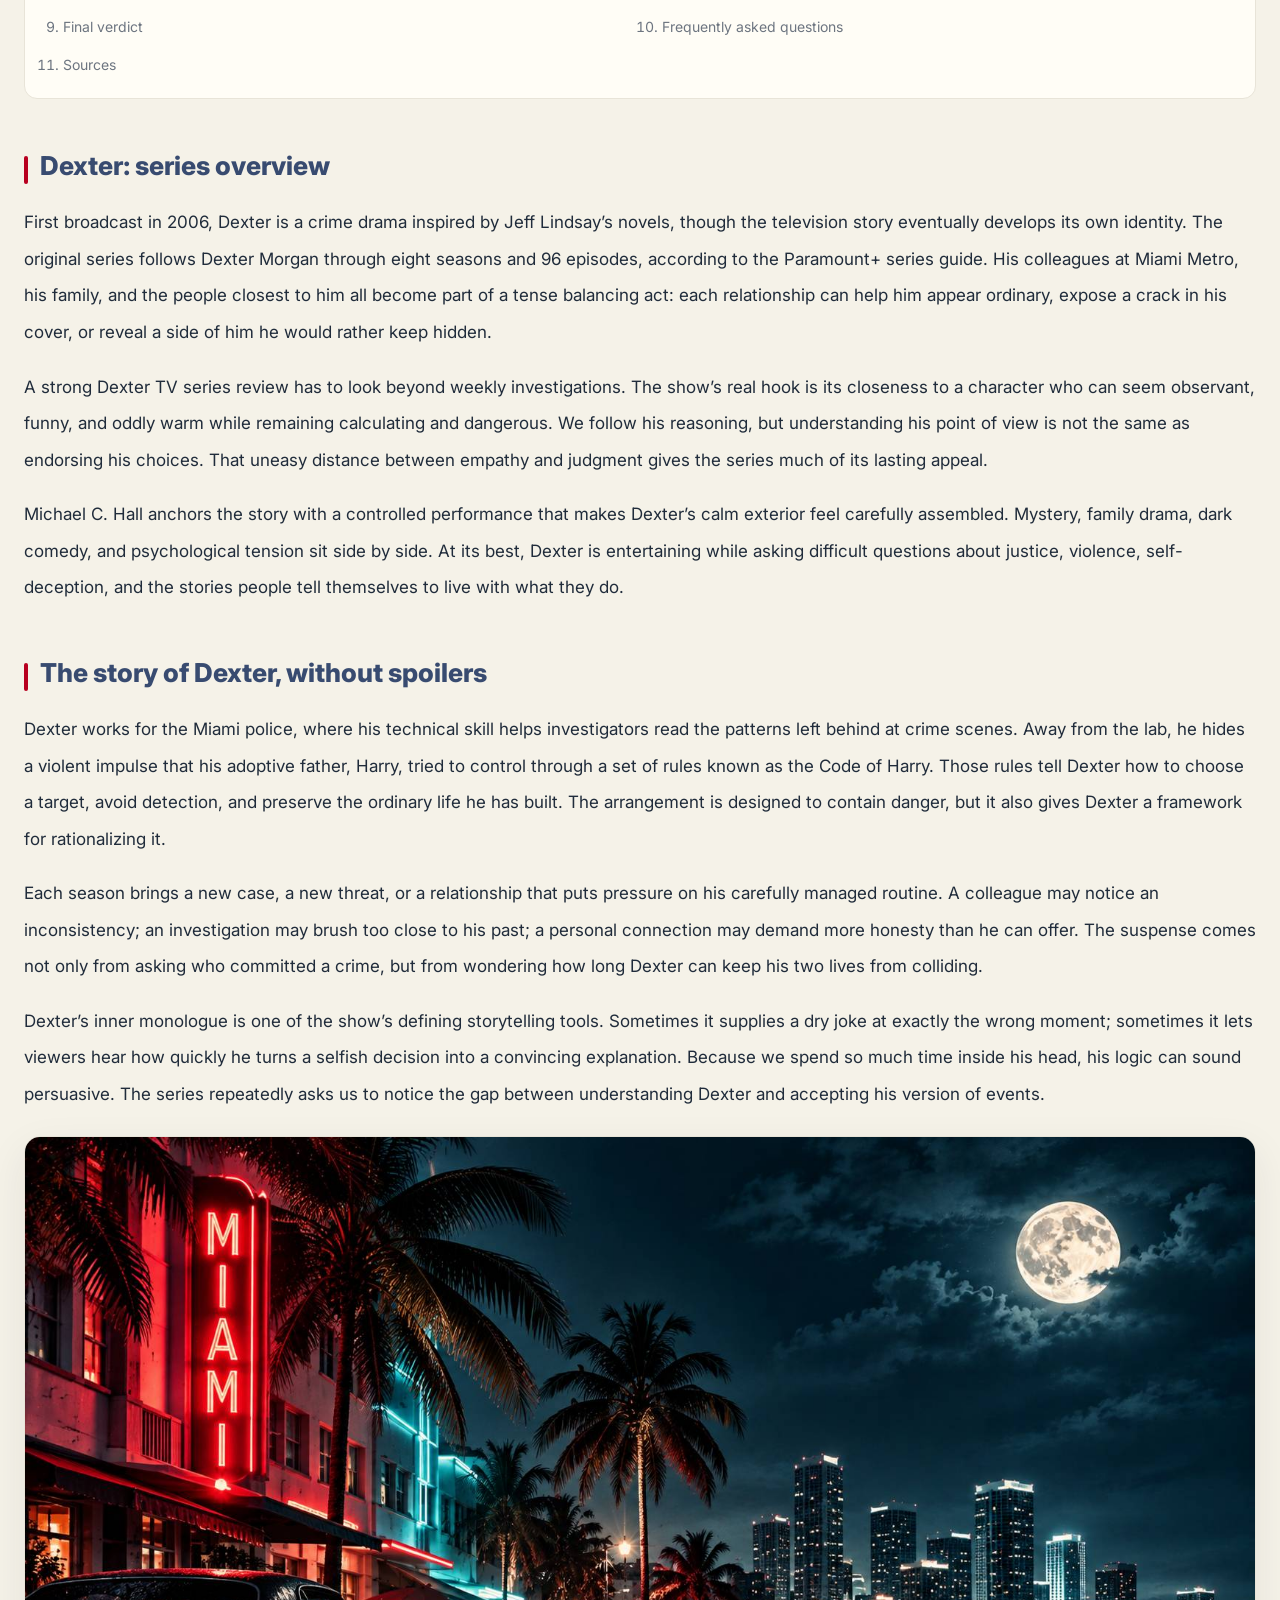
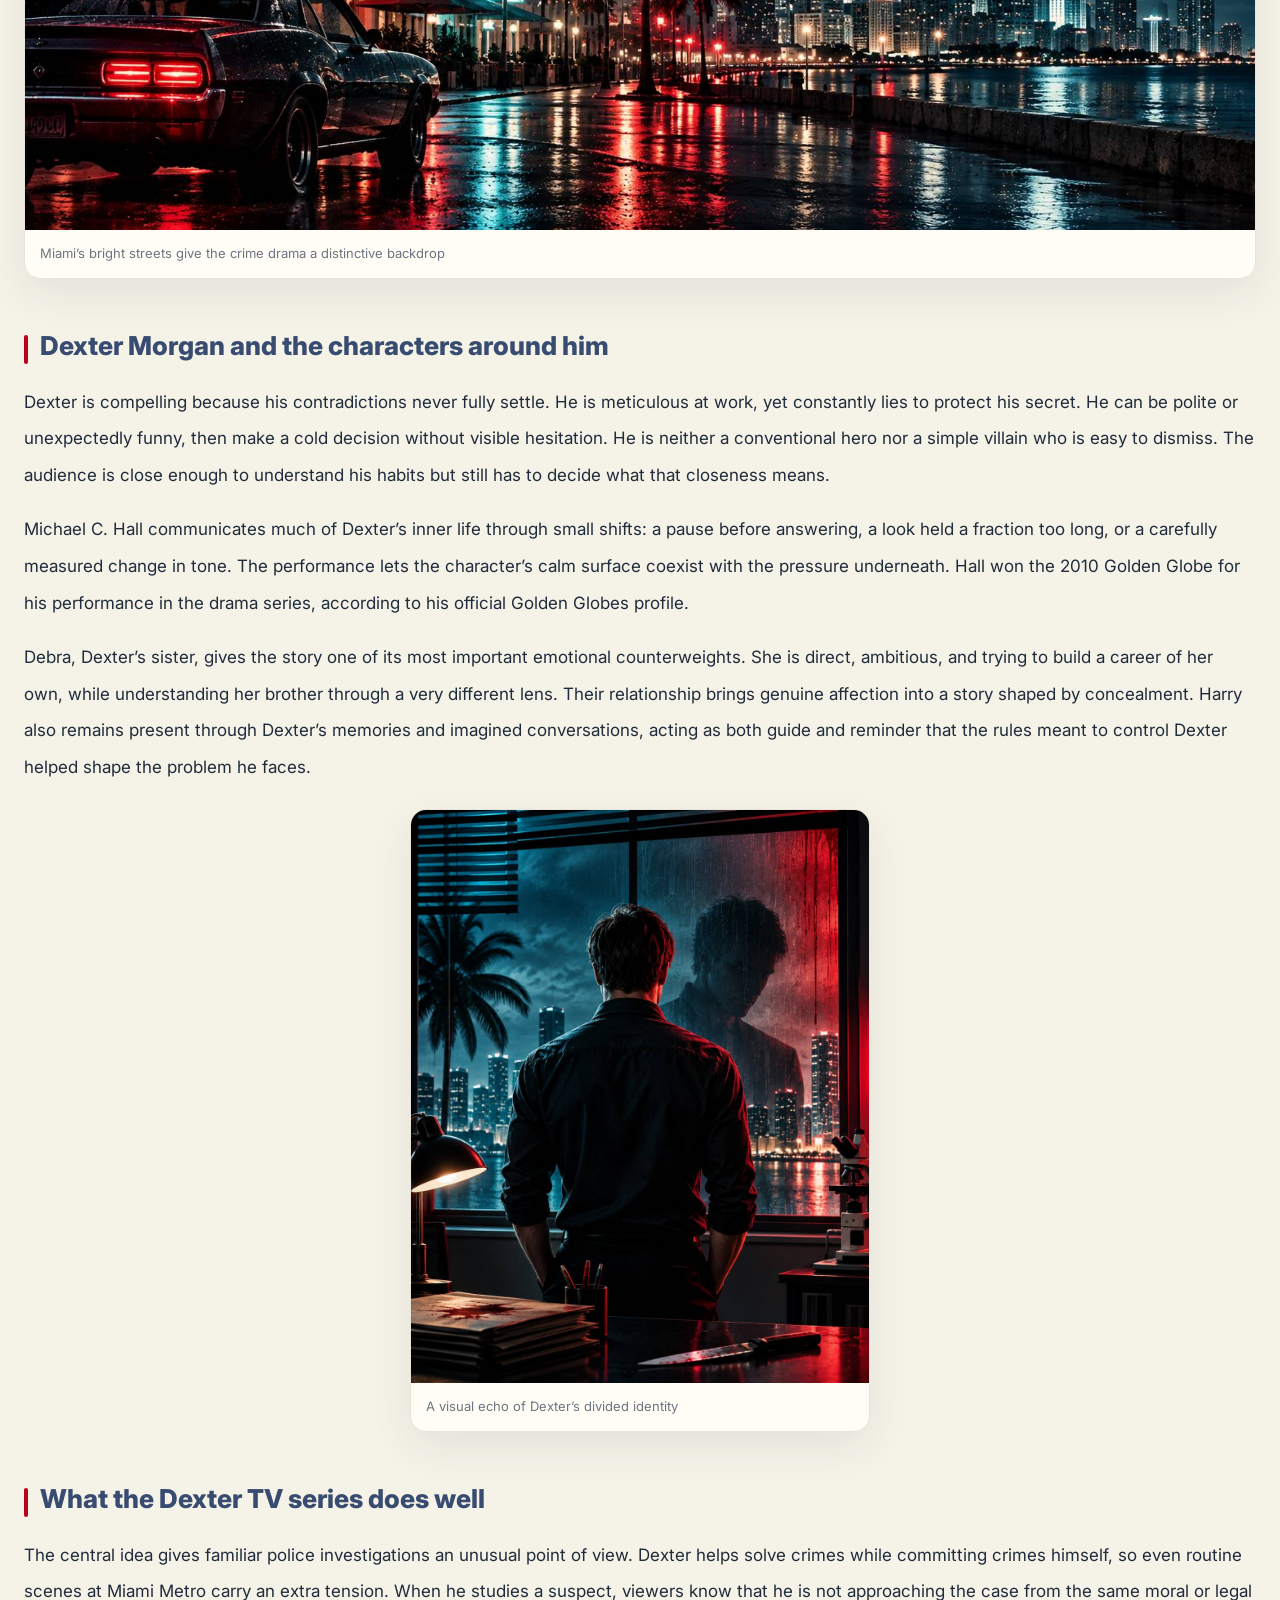
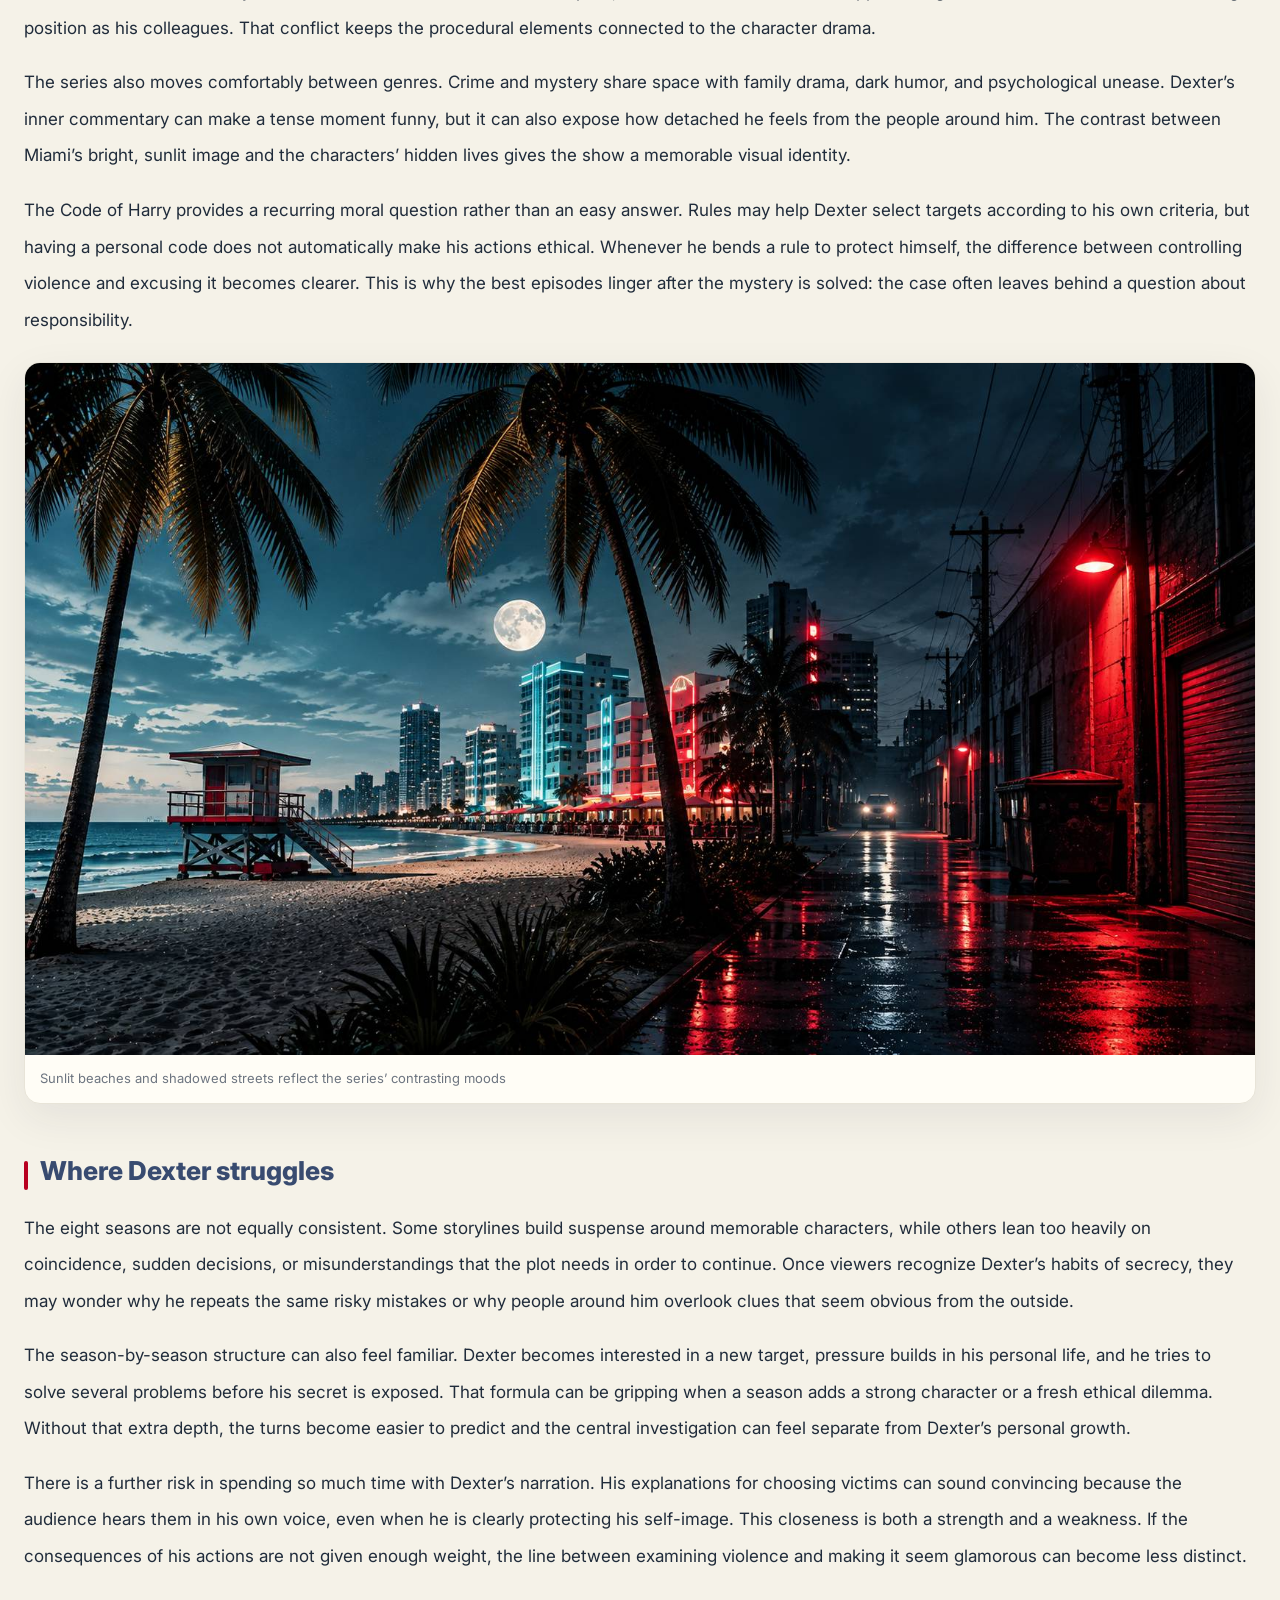
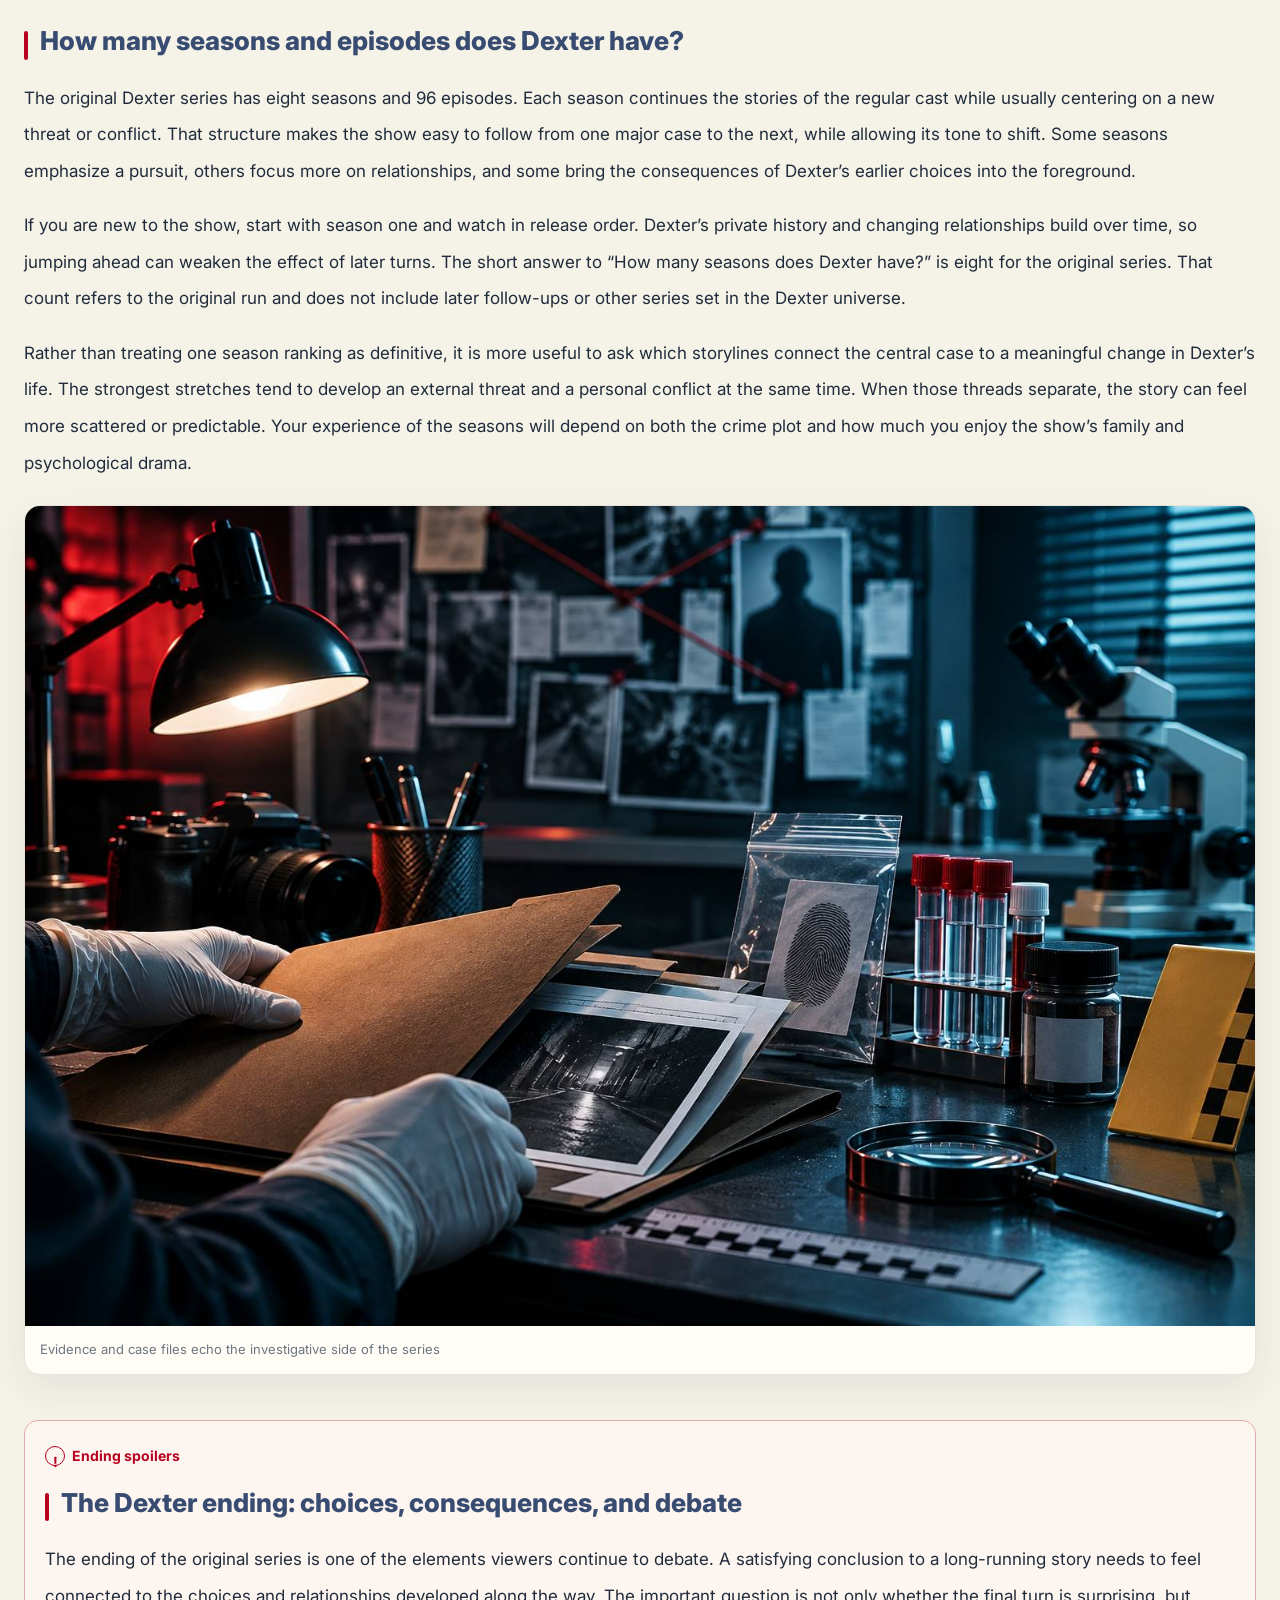
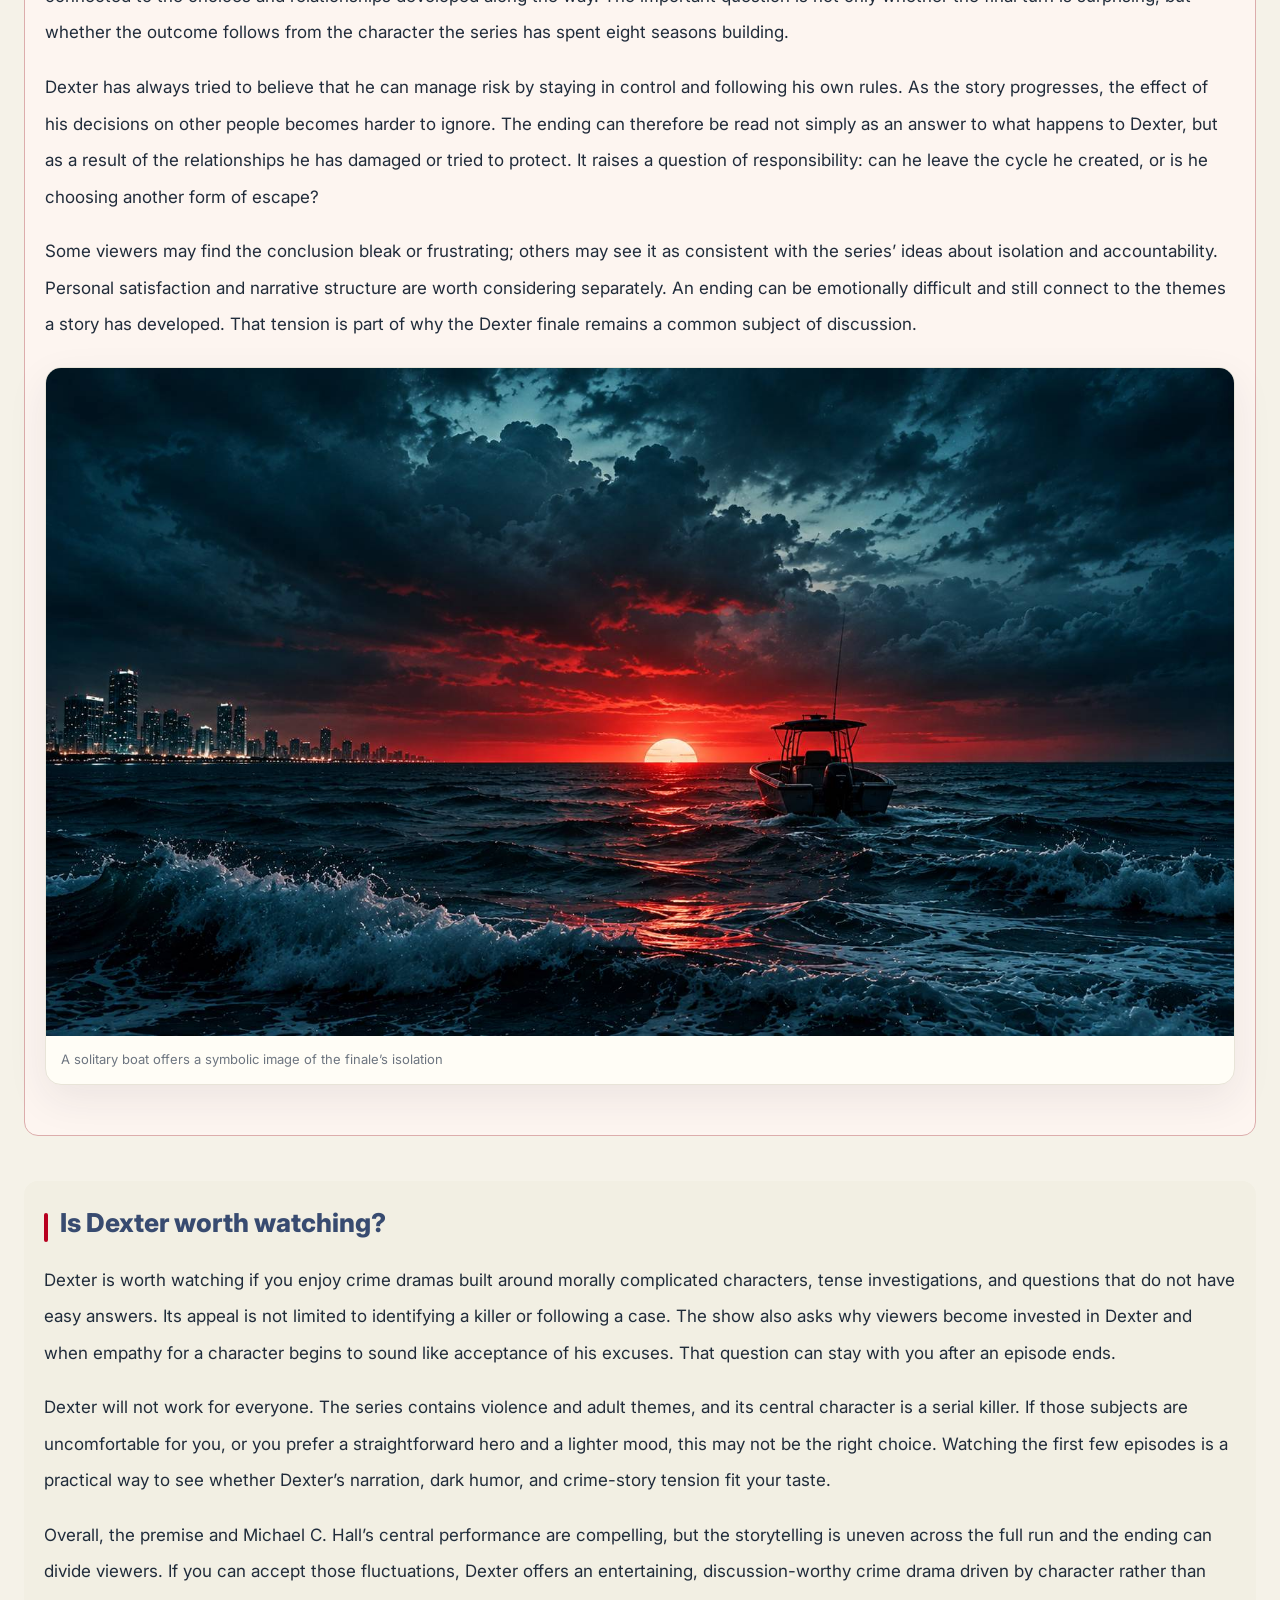
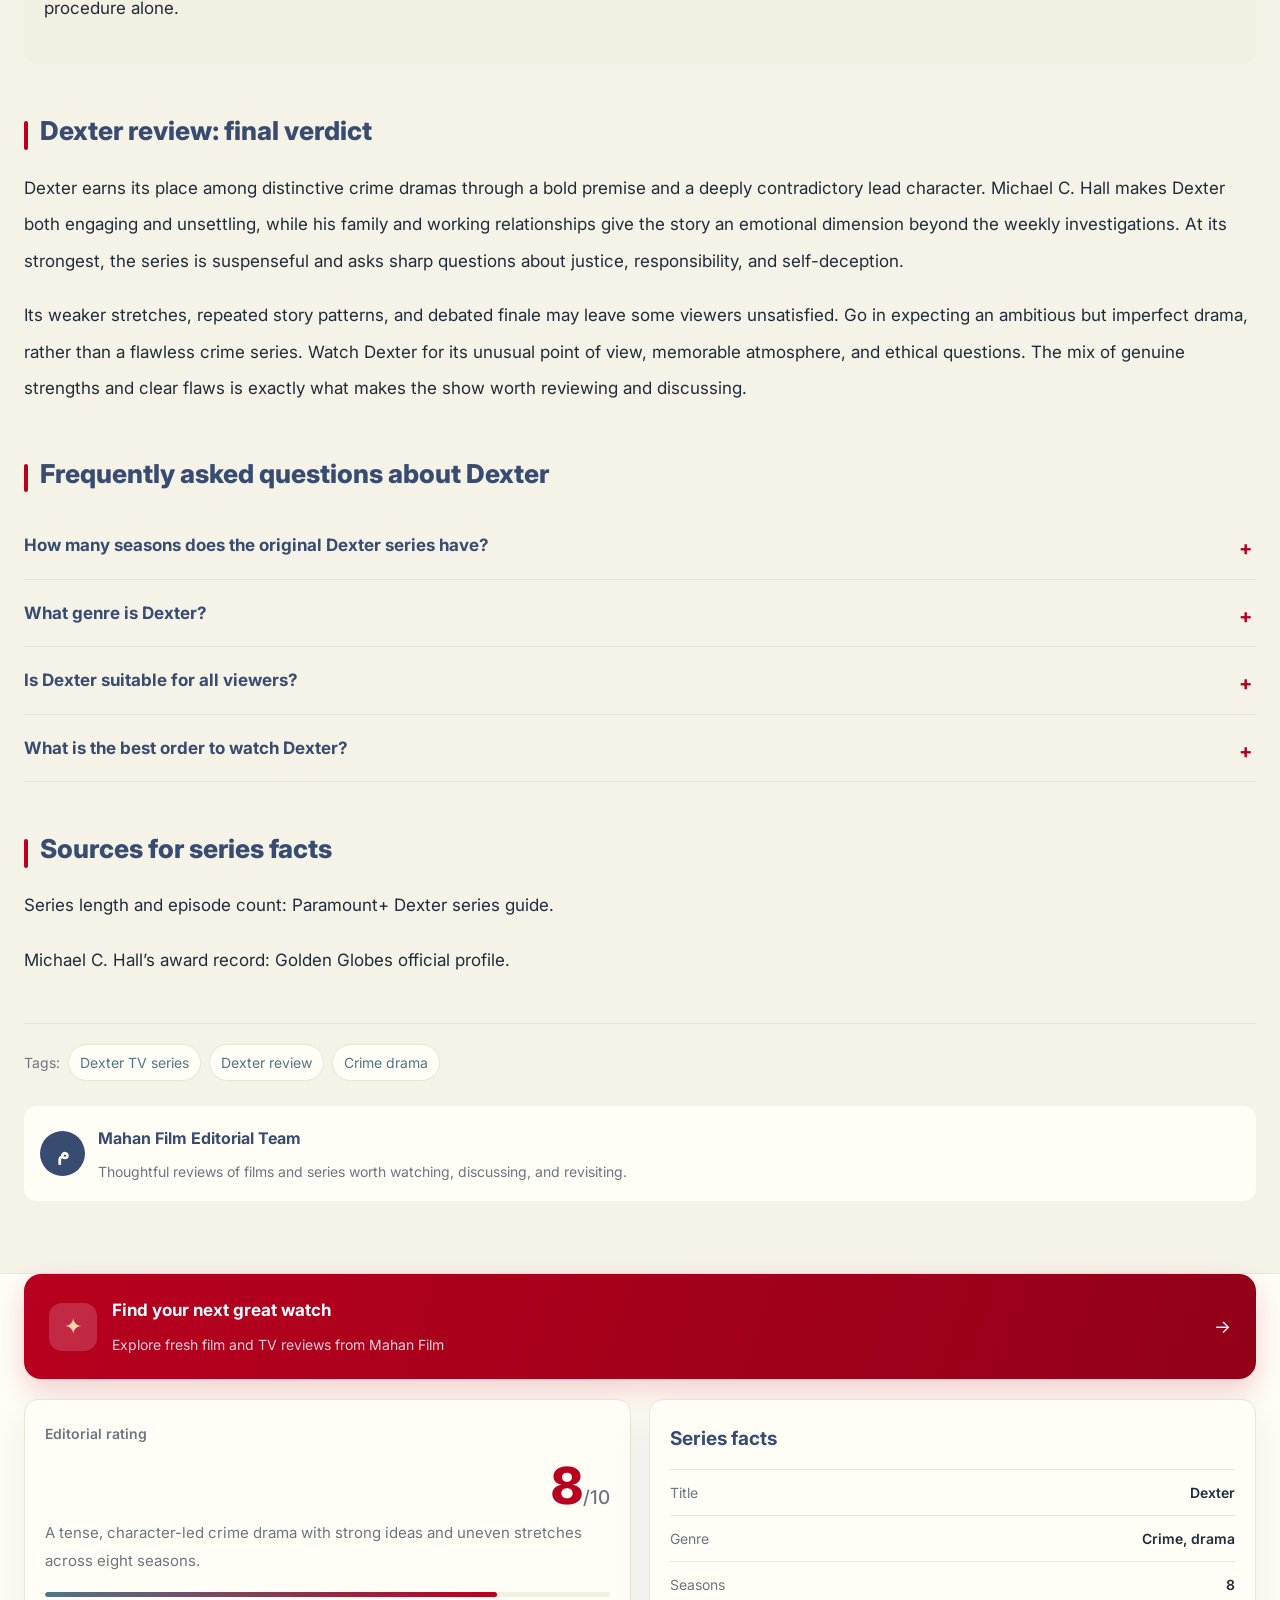
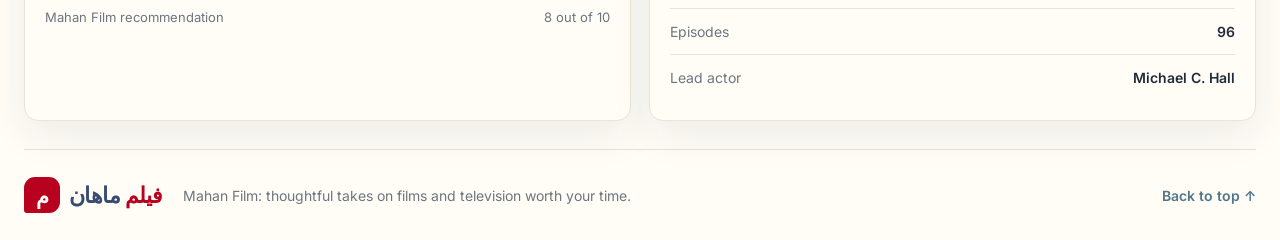
<file: en/index.html>
<!doctype html>
<html lang="en" dir="ltr" data-theme="light">
  <head>
    <meta charset="UTF-8" />
    <meta name="viewport" content="width=device-width, initial-scale=1" />
    <meta name="theme-color" content="#f5f2e8" />
    <meta name="description" content="A spoiler-aware Dexter TV series review exploring the story, cast, strengths, weaker seasons, ending, and whether the crime drama is still worth watching." />
    <meta property="og:type" content="article" />
    <meta property="og:title" content="Dexter Review: Is the Crime Drama Worth Watching? | Mahan Film" />
    <meta property="og:description" content="An in-depth, spoiler-aware review of Dexter, from Michael C. Hall’s performance to the show’s most compelling ideas and uneven turns." />
    <title>Dexter Review: Is the Crime Drama Worth Watching? | Mahan Film</title>
    <link rel="preconnect" href="https://fonts.googleapis.com" />
    <link rel="preconnect" href="https://fonts.gstatic.com" crossorigin />
    <link href="https://fonts.googleapis.com/css2?family=Inter:wght@400;500;600;700;800&family=Vazirmatn:wght@400;500;600;700;800&display=swap" rel="stylesheet" />
    <link rel="stylesheet" href="../styles.css" />
    <script src="../script.js" defer></script>
    <script type="application/ld+json">
      {"@context":"https://schema.org","@type":"Article","headline":"Dexter Review: A Killer Living a Double Life","description":"A spoiler-aware review of Dexter, exploring its story, cast, strengths, weaknesses, ending, and whether the crime drama is worth watching.","inLanguage":"en","author":{"@type":"Organization","name":"Mahan Film"},"publisher":{"@type":"Organization","name":"Mahan Film"}}
    </script>
  </head>
  <body>
    <a class="skip-link" href="#main-content">Skip to article</a>
    <header class="site-header">
      <div class="header-inner shell">
        <a class="brand" href="#top" aria-label="Mahan Film home">
          <span class="brand-mark" aria-hidden="true">م</span>
          <span class="brand-name"><span class="brand-word-mahan">ماهان</span><span class="brand-word-film">فیلم</span></span>
        </a>
        <nav class="main-nav" aria-label="Main navigation">
          <a href="#top" class="nav-link is-current">Home</a>
          <a href="#story" class="nav-link">TV Series</a>
          <a href="#review" class="nav-link">Reviews</a>
          <a href="#about" class="nav-link">About</a>
        </nav>
        <div class="header-actions">
          <button class="icon-button theme-toggle" type="button" aria-label="Switch to dark theme" title="Change theme">
            <svg class="sun-icon" viewBox="0 0 24 24" aria-hidden="true"><circle cx="12" cy="12" r="4"/><path d="M12 2v2m0 16v2M4.93 4.93l1.42 1.42m11.3 11.3 1.42 1.42M2 12h2m16 0h2M4.93 19.07l1.42-1.42m11.3-11.3 1.42-1.42"/></svg>
            <svg class="moon-icon" viewBox="0 0 24 24" aria-hidden="true"><path d="M20.2 15.1A8.8 8.8 0 0 1 8.9 3.8 8.9 8.9 0 1 0 20.2 15.1Z"/></svg>
          </button>
          <a class="icon-button language-toggle" href="../index.html" lang="fa" hreflang="fa" aria-label="مشاهدهٔ مقاله به فارسی" title="فارسی">فا</a>
          <button class="menu-toggle icon-button" type="button" aria-label="Open menu" aria-expanded="false">
            <svg viewBox="0 0 24 24" aria-hidden="true"><path d="M4 7h16M4 12h16M4 17h16"/></svg>
          </button>
        </div>
      </div>
    </header>

    <main id="main-content" class="shell page-layout">
      <article class="article" id="top">
        <div class="breadcrumbs" aria-label="Breadcrumb">
          <a href="#top">Home</a><span aria-hidden="true">/</span><a href="#story">TV Series</a><span aria-hidden="true">/</span><span>Dexter</span>
        </div>

        <header class="article-header">
          <div class="eyebrow"><span class="eyebrow-line"></span> TV Series Review</div>
          <h1>Dexter Review: A Killer Living a Double Life</h1>
          <p class="article-deck">From Miami Metro’s blood-spatter lab to the secrets that deepen with every season, Dexter follows an unsettling antihero who is impossible to judge at a glance.</p>
          <div class="article-meta">
            <span class="author-avatar" aria-hidden="true">م</span>
            <span>Mahan Film Editorial Team</span><span class="meta-divider" aria-hidden="true"></span>
            <time datetime="2026-11-25">November 25, 2026</time><span class="meta-divider" aria-hidden="true"></span>
            <span>10-minute read</span>
          </div>
        </header>

        <figure class="media-frame hero-media">
          <img class="media-image" src="../images/dexter-cover.jpg" width="1672" height="941" fetchpriority="high" alt="Dexter Morgan against the night skyline of Miami" />
          <figcaption>Dexter Morgan and the nocturnal side of Miami</figcaption>
        </figure>

        <div class="article-content" id="review">
          <p class="lead-paragraph">The <strong>Dexter TV series</strong> invites viewers into the life of a man with two sharply divided worlds. By day, Dexter Morgan works as a blood-spatter analyst for the Miami Metro Police Department. By night, he follows a violent code that turns him into a serial killer who targets people he believes have escaped justice. That premise creates the show’s central discomfort: can a private sense of purpose ever excuse murder? This spoiler-aware <strong>Dexter review</strong> looks at the story, performances, strengths, weaknesses, ending, and the question many new viewers ask: is Dexter worth watching today?</p>

          <nav class="toc" aria-label="Table of contents">
            <div class="toc-heading"><span class="toc-icon" aria-hidden="true">☷</span><strong>In this review</strong><button class="toc-toggle" type="button" aria-label="Collapse table of contents" aria-expanded="true">−</button></div>
            <ol class="toc-list">
              <li><a href="#intro">Dexter: series overview</a></li><li><a href="#story">The story, without spoilers</a></li><li><a href="#character">Dexter Morgan and the cast</a></li><li><a href="#strengths">What the series does well</a></li><li><a href="#weaknesses">Where Dexter struggles</a></li><li><a href="#seasons">Seasons and episode count</a></li><li><a href="#ending">The ending (spoilers)</a></li><li><a href="#worth">Is Dexter worth watching?</a></li><li><a href="#summary">Final verdict</a></li><li><a href="#faq">Frequently asked questions</a></li><li><a href="#sources">Sources</a></li>
            </ol>
          </nav>

          <section id="intro">
            <h2>Dexter: series overview</h2>
            <p>First broadcast in 2006, Dexter is a crime drama inspired by Jeff Lindsay’s novels, though the television story eventually develops its own identity. The original series follows Dexter Morgan through eight seasons and 96 episodes, according to the <a href="https://www.paramountplus.com/sneak-peak/where-to-watch-dexter-shows/" target="_blank" rel="noopener noreferrer">Paramount+ series guide</a>. His colleagues at Miami Metro, his family, and the people closest to him all become part of a tense balancing act: each relationship can help him appear ordinary, expose a crack in his cover, or reveal a side of him he would rather keep hidden.</p>
            <p>A strong Dexter TV series review has to look beyond weekly investigations. The show’s real hook is its closeness to a character who can seem observant, funny, and oddly warm while remaining calculating and dangerous. We follow his reasoning, but understanding his point of view is not the same as endorsing his choices. That uneasy distance between empathy and judgment gives the series much of its lasting appeal.</p>
            <p>Michael C. Hall anchors the story with a controlled performance that makes Dexter’s calm exterior feel carefully assembled. Mystery, family drama, dark comedy, and psychological tension sit side by side. At its best, Dexter is entertaining while asking difficult questions about justice, violence, self-deception, and the stories people tell themselves to live with what they do.</p>
          </section>

          <section id="story">
            <h2>The story of Dexter, without spoilers</h2>
            <p>Dexter works for the Miami police, where his technical skill helps investigators read the patterns left behind at crime scenes. Away from the lab, he hides a violent impulse that his adoptive father, Harry, tried to control through a set of rules known as the Code of Harry. Those rules tell Dexter how to choose a target, avoid detection, and preserve the ordinary life he has built. The arrangement is designed to contain danger, but it also gives Dexter a framework for rationalizing it.</p>
            <p>Each season brings a new case, a new threat, or a relationship that puts pressure on his carefully managed routine. A colleague may notice an inconsistency; an investigation may brush too close to his past; a personal connection may demand more honesty than he can offer. The suspense comes not only from asking who committed a crime, but from wondering how long Dexter can keep his two lives from colliding.</p>
            <p>Dexter’s inner monologue is one of the show’s defining storytelling tools. Sometimes it supplies a dry joke at exactly the wrong moment; sometimes it lets viewers hear how quickly he turns a selfish decision into a convincing explanation. Because we spend so much time inside his head, his logic can sound persuasive. The series repeatedly asks us to notice the gap between understanding Dexter and accepting his version of events.</p>
            <figure class="media-frame inline-media">
              <img class="media-image" src="../images/miami-night.jpg" width="1672" height="941" loading="lazy" decoding="async" alt="Palm trees and neon-lit Miami streets at night" />
              <figcaption>Miami’s bright streets give the crime drama a distinctive backdrop</figcaption>
            </figure>
          </section>

          <section id="character">
            <h2>Dexter Morgan and the characters around him</h2>
            <p>Dexter is compelling because his contradictions never fully settle. He is meticulous at work, yet constantly lies to protect his secret. He can be polite or unexpectedly funny, then make a cold decision without visible hesitation. He is neither a conventional hero nor a simple villain who is easy to dismiss. The audience is close enough to understand his habits but still has to decide what that closeness means.</p>
            <p>Michael C. Hall communicates much of Dexter’s inner life through small shifts: a pause before answering, a look held a fraction too long, or a carefully measured change in tone. The performance lets the character’s calm surface coexist with the pressure underneath. Hall won the 2010 Golden Globe for his performance in the drama series, according to his <a href="https://goldenglobes.com/person/michael-c-hall/" target="_blank" rel="noopener noreferrer">official Golden Globes profile</a>.</p>
            <p>Debra, Dexter’s sister, gives the story one of its most important emotional counterweights. She is direct, ambitious, and trying to build a career of her own, while understanding her brother through a very different lens. Their relationship brings genuine affection into a story shaped by concealment. Harry also remains present through Dexter’s memories and imagined conversations, acting as both guide and reminder that the rules meant to control Dexter helped shape the problem he faces.</p>
            <figure class="media-frame inline-media portrait-media">
              <img class="media-image" src="../images/dexter-dual-life.jpg" width="1122" height="1402" loading="lazy" decoding="async" alt="A solitary man facing his reflection against Miami's night lights" />
              <figcaption>A visual echo of Dexter’s divided identity</figcaption>
            </figure>
          </section>

          <section id="strengths">
            <h2>What the Dexter TV series does well</h2>
            <p>The central idea gives familiar police investigations an unusual point of view. Dexter helps solve crimes while committing crimes himself, so even routine scenes at Miami Metro carry an extra tension. When he studies a suspect, viewers know that he is not approaching the case from the same moral or legal position as his colleagues. That conflict keeps the procedural elements connected to the character drama.</p>
            <p>The series also moves comfortably between genres. Crime and mystery share space with family drama, dark humor, and psychological unease. Dexter’s inner commentary can make a tense moment funny, but it can also expose how detached he feels from the people around him. The contrast between Miami’s bright, sunlit image and the characters’ hidden lives gives the show a memorable visual identity.</p>
            <p>The Code of Harry provides a recurring moral question rather than an easy answer. Rules may help Dexter select targets according to his own criteria, but having a personal code does not automatically make his actions ethical. Whenever he bends a rule to protect himself, the difference between controlling violence and excusing it becomes clearer. This is why the best episodes linger after the mystery is solved: the case often leaves behind a question about responsibility.</p>
            <figure class="media-frame inline-media">
              <img class="media-image" src="../images/miami-contrast.jpg" width="1672" height="941" loading="lazy" decoding="async" alt="A Miami beach beside a shadowy neon-lit street" />
              <figcaption>Sunlit beaches and shadowed streets reflect the series’ contrasting moods</figcaption>
            </figure>
          </section>

          <section id="weaknesses">
            <h2>Where Dexter struggles</h2>
            <p>The eight seasons are not equally consistent. Some storylines build suspense around memorable characters, while others lean too heavily on coincidence, sudden decisions, or misunderstandings that the plot needs in order to continue. Once viewers recognize Dexter’s habits of secrecy, they may wonder why he repeats the same risky mistakes or why people around him overlook clues that seem obvious from the outside.</p>
            <p>The season-by-season structure can also feel familiar. Dexter becomes interested in a new target, pressure builds in his personal life, and he tries to solve several problems before his secret is exposed. That formula can be gripping when a season adds a strong character or a fresh ethical dilemma. Without that extra depth, the turns become easier to predict and the central investigation can feel separate from Dexter’s personal growth.</p>
            <p>There is a further risk in spending so much time with Dexter’s narration. His explanations for choosing victims can sound convincing because the audience hears them in his own voice, even when he is clearly protecting his self-image. This closeness is both a strength and a weakness. If the consequences of his actions are not given enough weight, the line between examining violence and making it seem glamorous can become less distinct.</p>
          </section>

          <section id="seasons">
            <h2>How many seasons and episodes does Dexter have?</h2>
            <p>The original Dexter series has eight seasons and 96 episodes. Each season continues the stories of the regular cast while usually centering on a new threat or conflict. That structure makes the show easy to follow from one major case to the next, while allowing its tone to shift. Some seasons emphasize a pursuit, others focus more on relationships, and some bring the consequences of Dexter’s earlier choices into the foreground.</p>
            <p>If you are new to the show, start with season one and watch in release order. Dexter’s private history and changing relationships build over time, so jumping ahead can weaken the effect of later turns. The short answer to “How many seasons does Dexter have?” is eight for the original series. That count refers to the original run and does not include later follow-ups or other series set in the Dexter universe.</p>
            <p>Rather than treating one season ranking as definitive, it is more useful to ask which storylines connect the central case to a meaningful change in Dexter’s life. The strongest stretches tend to develop an external threat and a personal conflict at the same time. When those threads separate, the story can feel more scattered or predictable. Your experience of the seasons will depend on both the crime plot and how much you enjoy the show’s family and psychological drama.</p>
            <figure class="media-frame inline-media">
              <img class="media-image" src="../images/dexter-case-board.jpg" width="1536" height="1024" loading="lazy" decoding="async" alt="Evidence, photographs, and case files arranged in a forensic lab" />
              <figcaption>Evidence and case files echo the investigative side of the series</figcaption>
            </figure>
          </section>

          <section id="ending" class="spoiler-section">
            <div class="spoiler-label"><span aria-hidden="true">!</span> Ending spoilers</div>
            <h2>The Dexter ending: choices, consequences, and debate</h2>
            <p>The ending of the original series is one of the elements viewers continue to debate. A satisfying conclusion to a long-running story needs to feel connected to the choices and relationships developed along the way. The important question is not only whether the final turn is surprising, but whether the outcome follows from the character the series has spent eight seasons building.</p>
            <p>Dexter has always tried to believe that he can manage risk by staying in control and following his own rules. As the story progresses, the effect of his decisions on other people becomes harder to ignore. The ending can therefore be read not simply as an answer to what happens to Dexter, but as a result of the relationships he has damaged or tried to protect. It raises a question of responsibility: can he leave the cycle he created, or is he choosing another form of escape?</p>
            <p>Some viewers may find the conclusion bleak or frustrating; others may see it as consistent with the series’ ideas about isolation and accountability. Personal satisfaction and narrative structure are worth considering separately. An ending can be emotionally difficult and still connect to the themes a story has developed. That tension is part of why the Dexter finale remains a common subject of discussion.</p>
            <figure class="media-frame inline-media">
              <img class="media-image" src="../images/dexter-finale.jpg" width="1672" height="941" loading="lazy" decoding="async" alt="A lone boat on rough water beneath a stormy sunset" />
              <figcaption>A solitary boat offers a symbolic image of the finale’s isolation</figcaption>
            </figure>
          </section>

          <section id="worth" class="verdict-section">
            <h2>Is Dexter worth watching?</h2>
            <p>Dexter is worth watching if you enjoy crime dramas built around morally complicated characters, tense investigations, and questions that do not have easy answers. Its appeal is not limited to identifying a killer or following a case. The show also asks why viewers become invested in Dexter and when empathy for a character begins to sound like acceptance of his excuses. That question can stay with you after an episode ends.</p>
            <p>Dexter will not work for everyone. The series contains violence and adult themes, and its central character is a serial killer. If those subjects are uncomfortable for you, or you prefer a straightforward hero and a lighter mood, this may not be the right choice. Watching the first few episodes is a practical way to see whether Dexter’s narration, dark humor, and crime-story tension fit your taste.</p>
            <p>Overall, the premise and Michael C. Hall’s central performance are compelling, but the storytelling is uneven across the full run and the ending can divide viewers. If you can accept those fluctuations, Dexter offers an entertaining, discussion-worthy crime drama driven by character rather than procedure alone.</p>
          </section>

          <section id="summary">
            <h2>Dexter review: final verdict</h2>
            <p>Dexter earns its place among distinctive crime dramas through a bold premise and a deeply contradictory lead character. Michael C. Hall makes Dexter both engaging and unsettling, while his family and working relationships give the story an emotional dimension beyond the weekly investigations. At its strongest, the series is suspenseful and asks sharp questions about justice, responsibility, and self-deception.</p>
            <p>Its weaker stretches, repeated story patterns, and debated finale may leave some viewers unsatisfied. Go in expecting an ambitious but imperfect drama, rather than a flawless crime series. Watch Dexter for its unusual point of view, memorable atmosphere, and ethical questions. The mix of genuine strengths and clear flaws is exactly what makes the show worth reviewing and discussing.</p>
          </section>

          <section id="faq" class="faq-section">
            <h2>Frequently asked questions about Dexter</h2>
            <details><summary>How many seasons does the original Dexter series have?</summary><p>The original Dexter TV series has eight seasons and 96 episodes. This total does not include follow-up series or other titles in the franchise.</p></details>
            <details><summary>What genre is Dexter?</summary><p>Dexter is primarily a crime drama and psychological thriller, with mystery elements and a vein of dark comedy.</p></details>
            <details><summary>Is Dexter suitable for all viewers?</summary><p>No. The series contains violence and adult themes. Check the age rating and content guidance provided by your streaming service before watching.</p></details>
            <details><summary>What is the best order to watch Dexter?</summary><p>Begin with season one of the original series and watch the seasons in release order. Later developments rely on changes in Dexter’s relationships and the consequences of earlier decisions.</p></details>
          </section>

          <section id="sources" class="source-section">
            <h2>Sources for series facts</h2>
            <p>Series length and episode count: <a href="https://www.paramountplus.com/sneak-peak/where-to-watch-dexter-shows/" target="_blank" rel="noopener noreferrer">Paramount+ Dexter series guide</a>.</p>
            <p>Michael C. Hall’s award record: <a href="https://goldenglobes.com/person/michael-c-hall/" target="_blank" rel="noopener noreferrer">Golden Globes official profile</a>.</p>
          </section>
        </div>

        <footer class="article-footer" id="about">
          <div class="tag-row"><span>Tags:</span><a href="#story">Dexter TV series</a><a href="#review">Dexter review</a><a href="#character">Crime drama</a></div>
          <div class="author-card"><span class="author-avatar large" aria-hidden="true">م</span><div><strong>Mahan Film Editorial Team</strong><p>Thoughtful reviews of films and series worth watching, discussing, and revisiting.</p></div></div>
        </footer>
      </article>
    </main>

    <footer class="site-footer">
      <div class="shell footer-shell">
        <aside class="footer-widgets" aria-label="Additional article information">
          <a class="newsletter-card footer-feature" href="#faq"><span class="newsletter-icon" aria-hidden="true">✦</span><span><strong>Find your next great watch</strong><small>Explore fresh film and TV reviews from Mahan Film</small></span><span class="arrow" aria-hidden="true">→</span></a>
          <div class="sidebar-sticky">
            <section class="side-card score-card">
              <div class="card-overline">Editorial rating</div>
              <div class="score-number">8<span>/10</span></div>
              <p>A tense, character-led crime drama with strong ideas and uneven stretches across eight seasons.</p>
              <div class="score-meter" aria-label="Rating: 8 out of 10"><span></span></div>
              <div class="score-caption"><span>Mahan Film recommendation</span><span>8 out of 10</span></div>
            </section>
            <section class="side-card facts-card">
              <h2>Series facts</h2>
              <dl><div><dt>Title</dt><dd>Dexter</dd></div><div><dt>Genre</dt><dd>Crime, drama</dd></div><div><dt>Seasons</dt><dd>8</dd></div><div><dt>Episodes</dt><dd>96</dd></div><div><dt>Lead actor</dt><dd>Michael C. Hall</dd></div></dl>
            </section>
          </div>
        </aside>
        <div class="footer-inner"><a class="brand footer-brand" href="#top" aria-label="Mahan Film, back to top"><span class="brand-mark" aria-hidden="true">م</span><span class="brand-name"><span class="brand-word-mahan">ماهان</span><span class="brand-word-film">فیلم</span></span></a><p>Mahan Film: thoughtful takes on films and television worth your time.</p><a href="#top" class="back-top">Back to top ↑</a></div>
      </div>
    </footer>
  </body>
</html>
</file>
<file: styles.css>
:root {
  color-scheme: light;
  --navy: #384b70;
  --teal: #507687;
  --paper: #fcfaee;
  --red: #b8001f;
  --ink: #202c3b;
  --muted: #6d7580;
  --line: #e8e4d8;
  --surface: #fffdf6;
  --soft: #f2efe3;
  --shadow: 0 14px 40px rgba(32, 44, 59, .08);
  --page: #f5f2e8;
  font-family: Vazirmatn, Tahoma, sans-serif;
}

html[data-theme="dark"] {
  color-scheme: dark;
  --navy: #90a6ce;
  --teal: #8bb5c5;
  --paper: #252a30;
  --ink: #e8e7e1;
  --muted: #aeb6bf;
  --line: #3b4249;
  --surface: #20252b;
  --soft: #2d3339;
  --shadow: 0 14px 40px rgba(0, 0, 0, .24);
  --page: #181c20;
}

* { box-sizing: border-box; }
html { scroll-behavior: smooth; scroll-padding-top: 100px; }
html[lang="en"] { font-family: Inter, Arial, sans-serif; }
html[dir="ltr"] .skip-link { right: auto; left: 10px; }
html[dir="ltr"] .article-content h2 { padding-right: 0; padding-left: 16px; }
html[dir="ltr"] .article-content h2::before { right: auto; left: 0; }
html[dir="ltr"] .toc-list { padding: 13px 16px 16px 38px; }
body { margin: 0; background: var(--page); color: var(--ink); font-size: 17px; line-height: 1.95; transition: background .25s, color .25s; }
a { color: inherit; text-decoration: none; }
button { font: inherit; }
.shell { width: min(1480px, calc(100% - 48px)); margin-inline: auto; }
.skip-link { position: fixed; top: 10px; right: 10px; z-index: 100; padding: 8px 14px; border-radius: 8px; background: var(--red); color: white; transform: translateY(-150%); }
.skip-link:focus { transform: translateY(0); }

.site-header { position: sticky; top: 12px; z-index: 20; width: min(1480px, calc(100% - 40px)); margin: 12px auto 0; border: 1px solid color-mix(in srgb, var(--line) 72%, transparent); border-radius: 20px; background: linear-gradient(110deg, color-mix(in srgb, var(--navy) 10%, transparent), color-mix(in srgb, var(--teal) 12%, transparent) 54%, color-mix(in srgb, var(--red) 9%, transparent)), color-mix(in srgb, var(--surface) 78%, transparent); box-shadow: 0 12px 34px rgba(32, 44, 59, .12); backdrop-filter: blur(18px) saturate(145%); -webkit-backdrop-filter: blur(18px) saturate(145%); }
.header-inner { width: 100%; min-height: 74px; padding-inline: clamp(18px, 3vw, 38px); display: flex; align-items: center; justify-content: space-between; gap: 28px; }
.brand { display: inline-flex; align-items: center; gap: 9px; flex: 0 0 auto; }
.brand-mark { display: grid; place-items: center; width: 36px; height: 36px; border-radius: 11px 11px 11px 3px; background: var(--red); color: #fff; font-size: 21px; font-weight: 800; }
.brand-name { display: inline-flex; gap: 5px; font-size: 22px; font-weight: 800; letter-spacing: -.6px; }
.brand-word-mahan { color: var(--navy); }
.brand-word-film { color: var(--red); }
.main-nav { display: flex; align-items: center; gap: 34px; margin-inline-start: auto; }
.nav-link { position: relative; color: var(--muted); font-size: 15px; font-weight: 600; transition: color .2s; }
.nav-link:hover, .nav-link.is-current { color: var(--red); }
.nav-link.is-current::after { position: absolute; right: 0; bottom: -25px; left: 0; height: 2px; background: var(--red); content: ""; }
.header-actions { display: flex; align-items: center; gap: 9px; }
.icon-button { display: grid; place-items: center; width: 40px; height: 40px; padding: 0; border: 1px solid var(--line); border-radius: 50%; background: transparent; color: var(--ink); cursor: pointer; transition: background .2s, border .2s, transform .2s; }
.icon-button:hover { transform: translateY(-1px); border-color: var(--teal); background: var(--soft); }
.language-toggle { min-width: 46px; padding-inline: 10px; border-radius: 999px; font-size: 13px; font-weight: 800; letter-spacing: .04em; }
.icon-button svg { width: 19px; height: 19px; fill: none; stroke: currentColor; stroke-width: 1.7; stroke-linecap: round; stroke-linejoin: round; }
.moon-icon, html[data-theme="dark"] .sun-icon { display: none; }
html[data-theme="dark"] .moon-icon { display: block; }
.menu-toggle { display: none; }

.page-layout { display: block; padding-top: 40px; padding-bottom: 72px; }
.article { min-width: 0; }
.breadcrumbs { display: flex; flex-wrap: wrap; align-items: center; gap: 10px; color: var(--muted); font-size: 14px; }
.breadcrumbs a:hover { color: var(--red); }
.article-header { padding: 30px 0 24px; }
.eyebrow { display: flex; align-items: center; gap: 9px; color: var(--red); font-size: 14px; font-weight: 700; }
.eyebrow-line { width: 22px; height: 2px; background: var(--red); }
h1, h2, h3, p { margin-top: 0; }
h1 { max-width: 1080px; margin: 10px 0 12px; color: var(--navy); font-size: clamp(30px, 4.4vw, 46px); font-weight: 800; line-height: 1.5; letter-spacing: -.8px; }
.article-deck { max-width: 920px; margin-bottom: 20px; color: var(--muted); font-size: 17px; line-height: 2; }
.article-meta { display: flex; align-items: center; flex-wrap: wrap; gap: 10px; color: var(--muted); font-size: 14px; }
.author-avatar { display: inline-grid; place-items: center; width: 30px; height: 30px; border-radius: 50%; background: var(--navy); color: #fff; font-weight: 700; }
.meta-divider { width: 3px; height: 3px; border-radius: 50%; background: #a6a9aa; }

.media-frame { overflow: hidden; margin: 0; border: 1px solid var(--line); border-radius: 16px; background: var(--surface); box-shadow: var(--shadow); }
.media-image { display: block; width: 100%; height: auto; object-fit: cover; }
.media-frame figcaption { padding: 10px 15px; color: var(--muted); font-size: 13px; }
.hero-media { margin-bottom: 25px; }

.article-content { max-width: 1260px; margin-inline: auto; font-size: 17px; line-height: 2.15; }
.article-content p { margin-bottom: 18px; }
.article-content strong { color: var(--navy); font-weight: 700; }
.lead-paragraph { margin: 0 0 22px; color: var(--ink); font-size: 17px; line-height: 2.15; }
.toc { margin: 28px 0 42px; overflow: hidden; border: 1px solid var(--line); border-radius: 13px; background: var(--surface); }
.toc-heading { display: flex; align-items: center; gap: 10px; padding: 13px 17px; border-bottom: 1px solid var(--line); color: var(--navy); }
.toc-icon { display: grid; place-items: center; width: 28px; height: 28px; border-radius: 8px; background: color-mix(in srgb, var(--teal) 14%, transparent); color: var(--teal); }
.toc-heading strong { flex: 1; font-size: 15px; }
.toc-toggle { width: 27px; height: 27px; padding: 0; border: 0; border-radius: 7px; background: var(--soft); color: var(--ink); font-size: 19px; line-height: 1; cursor: pointer; }
.toc-list { display: grid; grid-template-columns: 1fr 1fr; gap: 4px 22px; margin: 0; padding: 13px 38px 16px 16px; color: var(--muted); font-size: 14px; }
.toc-list li { padding: 2px 0; }
.toc-list a:hover { color: var(--red); }
.toc.is-collapsed .toc-list { display: none; }

.article-content section { margin-top: 45px; scroll-margin-top: 105px; }
.article-content h2 { position: relative; margin-bottom: 16px; padding-right: 16px; color: var(--navy); font-size: 26px; font-weight: 800; line-height: 1.7; }
.article-content h2::before { position: absolute; top: .45em; right: 0; width: 4px; height: 1.1em; border-radius: 5px; background: var(--red); content: ""; }
.inline-media { margin: 24px 0 30px; }
.portrait-media { width: min(100%, 460px); margin-inline: auto; }
.spoiler-section { padding: 20px; border: 1px solid color-mix(in srgb, var(--red) 24%, var(--line)); border-radius: 14px; background: color-mix(in srgb, var(--red) 3%, var(--surface)); }
.spoiler-label { display: inline-flex; align-items: center; gap: 7px; margin-bottom: 10px; color: var(--red); font-size: 14px; font-weight: 700; }
.spoiler-label span { display: grid; place-items: center; width: 20px; height: 20px; border: 1px solid currentColor; border-radius: 50%; }
.verdict-section { padding: 20px; border-radius: 14px; background: var(--soft); }
.verdict-section h2 { margin-top: 0; }
.faq-section details { border-bottom: 1px solid var(--line); }
.faq-section summary { position: relative; padding: 15px 0; color: var(--navy); font-weight: 700; cursor: pointer; list-style: none; }
html[dir="ltr"] .faq-section summary { padding-right: 30px; }
.faq-section summary::-webkit-details-marker { display: none; }
.faq-section summary::after { position: absolute; left: 4px; color: var(--red); content: "+"; font-size: 20px; }
html[dir="ltr"] .faq-section summary::after { right: 4px; left: auto; }
.faq-section details[open] summary::after { content: "−"; }
.faq-section details p { margin: 0; padding: 0 0 16px; color: var(--muted); font-size: 16px; }

.article-footer { margin-top: 44px; padding-top: 20px; border-top: 1px solid var(--line); }
.tag-row { display: flex; align-items: center; flex-wrap: wrap; gap: 8px; margin-bottom: 25px; color: var(--muted); font-size: 14px; }
.tag-row a { padding: 4px 11px; border: 1px solid var(--line); border-radius: 99px; background: var(--surface); color: var(--teal); }
.tag-row a:hover { border-color: var(--teal); }
.author-card { display: flex; align-items: center; gap: 13px; padding: 16px; border-radius: 13px; background: var(--surface); }
.author-avatar.large { width: 45px; height: 45px; font-size: 20px; }
.author-card strong { color: var(--navy); font-size: 16px; }
.author-card p { margin: 3px 0 0; color: var(--muted); font-size: 14px; }

.footer-widgets { padding: 0 0 28px; border-bottom: 1px solid var(--line); }
.sidebar-sticky { display: grid; grid-template-columns: repeat(2, minmax(0, 1fr)); gap: 18px; }
.side-card { padding: 20px; border: 1px solid var(--line); border-radius: 14px; background: var(--surface); box-shadow: var(--shadow); }
.card-overline { color: var(--muted); font-size: 14px; font-weight: 600; }
.score-number { margin: 7px 0 1px; color: var(--red); font-size: 51px; font-weight: 800; line-height: 1.25; direction: ltr; text-align: right; }
.score-number span { color: var(--muted); font-size: 19px; font-weight: 500; }
.score-card > p { margin: 0 0 16px; color: var(--muted); font-size: 15px; line-height: 1.9; }
.score-meter { height: 5px; overflow: hidden; border-radius: 5px; background: var(--soft); direction: ltr; }
.score-meter span { display: block; width: 80%; height: 100%; border-radius: inherit; background: linear-gradient(90deg, var(--teal), var(--red)); }
.score-caption { display: flex; justify-content: space-between; margin-top: 8px; color: var(--muted); font-size: 13px; }
.facts-card h2 { margin: 0 0 12px; color: var(--navy); font-size: 19px; }
.facts-card dl { margin: 0; }
.facts-card dl div { display: flex; justify-content: space-between; gap: 10px; padding: 9px 0; border-top: 1px solid var(--line); font-size: 14px; }
.facts-card dt { color: var(--muted); }
.facts-card dd { margin: 0; color: var(--ink); font-weight: 600; }
.newsletter-card { display: flex; align-items: center; gap: 15px; padding: 20px 25px; border-radius: 17px; background: linear-gradient(110deg, #b8001f, #920018); color: #fff; box-shadow: 0 12px 28px rgba(184, 0, 31, .18); transition: transform .2s, box-shadow .2s; }
.newsletter-card:hover { transform: translateY(-2px); box-shadow: 0 16px 32px rgba(184, 0, 31, .24); }
.footer-feature { min-height: 104px; margin-bottom: 20px; }
.newsletter-icon { display: grid; place-items: center; width: 48px; height: 48px; flex: 0 0 auto; border-radius: 13px; background: rgba(255,255,255,.16); color: #f2d9ac; font-size: 22px; }
.newsletter-card strong, .newsletter-card small { display: block; }
.newsletter-card strong { font-size: 17px; }
.newsletter-card small { margin-top: 4px; color: rgba(255,255,255,.82); font-size: 14px; }
.newsletter-card .arrow { margin-inline-start: auto; font-size: 18px; }

.welcome-hint { position: fixed; inset-inline-end: 24px; bottom: 24px; z-index: 50; display: grid; grid-template-columns: 42px minmax(0, 1fr) auto; align-items: center; gap: 13px; width: min(450px, calc(100% - 32px)); padding: 15px; border: 1px solid var(--line); border-inline-start: 3px solid var(--red); border-radius: 17px; background: color-mix(in srgb, var(--surface) 92%, transparent); color: var(--ink); box-shadow: 0 16px 44px rgba(32, 44, 59, .2); backdrop-filter: blur(18px) saturate(140%); -webkit-backdrop-filter: blur(18px) saturate(140%); animation: hint-in .28s ease-out both; }
.welcome-hint-icon { display: grid; place-items: center; width: 42px; height: 42px; border-radius: 13px; background: color-mix(in srgb, var(--red) 12%, var(--surface)); color: var(--red); font-size: 20px; }
.welcome-hint-copy strong, .welcome-hint-copy span { display: block; }
.welcome-hint-copy strong { color: var(--navy); font-size: 15px; }
.welcome-hint-copy span { margin-top: 2px; color: var(--muted); font-size: 13px; line-height: 1.7; }
.welcome-hint-dismiss { padding: 7px 11px; border: 1px solid var(--line); border-radius: 10px; background: var(--soft); color: var(--navy); font-size: 13px; font-weight: 700; white-space: nowrap; cursor: pointer; transition: background .2s, border-color .2s; }
.welcome-hint-dismiss:hover { border-color: var(--teal); background: color-mix(in srgb, var(--teal) 12%, var(--surface)); }
.welcome-hint-dismiss:focus-visible { outline: 3px solid color-mix(in srgb, var(--teal) 55%, transparent); outline-offset: 2px; }
@keyframes hint-in { from { opacity: 0; transform: translateY(10px); } to { opacity: 1; transform: translateY(0); } }

.site-footer { border-top: 1px solid var(--line); background: var(--surface); }
.footer-shell { display: block; }
.footer-inner { display: flex; align-items: center; gap: 20px; min-height: 90px; }
.footer-inner p { margin: 0; color: var(--muted); font-size: 14px; }
.back-top { margin-inline-start: auto; color: var(--teal); font-size: 14px; font-weight: 600; }

@media (max-width: 960px) {
  .main-nav { gap: 19px; }
}
@media (max-width: 760px) {
  .shell { width: min(100% - 32px, 680px); }
  .site-header { width: calc(100% - 24px); top: 8px; margin-top: 8px; border-radius: 16px; }
  .header-inner { min-height: 64px; padding-inline: 14px; gap: 8px; }
  .header-actions { gap: 5px; }
  .language-toggle { min-width: 42px; padding-inline: 6px; }
  .menu-toggle { display: grid; }
  .main-nav { position: absolute; top: calc(100% + 9px); right: 0; left: 0; display: none; padding: 12px 24px 18px; border: 1px solid var(--line); border-radius: 14px; background: color-mix(in srgb, var(--surface) 94%, transparent); box-shadow: var(--shadow); backdrop-filter: blur(16px); }
  .main-nav.is-open { display: grid; gap: 0; }
  .main-nav .nav-link { padding: 9px 0; }
  .nav-link.is-current::after { right: auto; bottom: 8px; left: 0; width: 22px; }
  .page-layout { display: block; padding-top: 26px; padding-bottom: 60px; }
  .sidebar-sticky { position: static; grid-template-columns: 1fr 1fr; }
  .footer-widgets { padding-top: 0; }
  .article-header { padding-top: 24px; }
}
@media (max-width: 520px) {
  body { font-size: 16px; }
  .shell { width: calc(100% - 28px); }
  .brand-name { font-size: 20px; }
  .header-actions { gap: 6px; }
  .icon-button { width: 37px; height: 37px; }
  h1 { font-size: 29px; line-height: 1.55; }
  .article-deck { font-size: 15px; }
  .article-content { font-size: 16px; line-height: 2.15; }
  .article-content h2 { font-size: 22px; }
  .lead-paragraph { font-size: 15px; }
  .toc-list { grid-template-columns: 1fr; }
  .sidebar-sticky { grid-template-columns: 1fr; }
  .footer-feature { min-height: 92px; padding: 16px; }
  .newsletter-card strong { font-size: 15px; }
  .newsletter-card small { font-size: 12px; }
  .footer-inner { flex-wrap: wrap; gap: 8px 15px; padding-block: 17px; }
  .footer-inner p { order: 2; width: 100%; }
  .back-top { margin-inline-start: auto; }
  .welcome-hint { inset-inline-end: 14px; bottom: 14px; grid-template-columns: 36px minmax(0, 1fr) auto; gap: 9px; padding: 12px; border-radius: 15px; }
  .welcome-hint-icon { width: 36px; height: 36px; border-radius: 11px; font-size: 18px; }
  .welcome-hint-copy strong { font-size: 14px; }
  .welcome-hint-copy span { font-size: 12px; }
  .welcome-hint-dismiss { padding: 7px 9px; font-size: 12px; }
}
@media (prefers-reduced-motion: reduce) {
  *, *::before, *::after { scroll-behavior: auto !important; transition-duration: .01ms !important; animation-duration: .01ms !important; }
}
</file>
